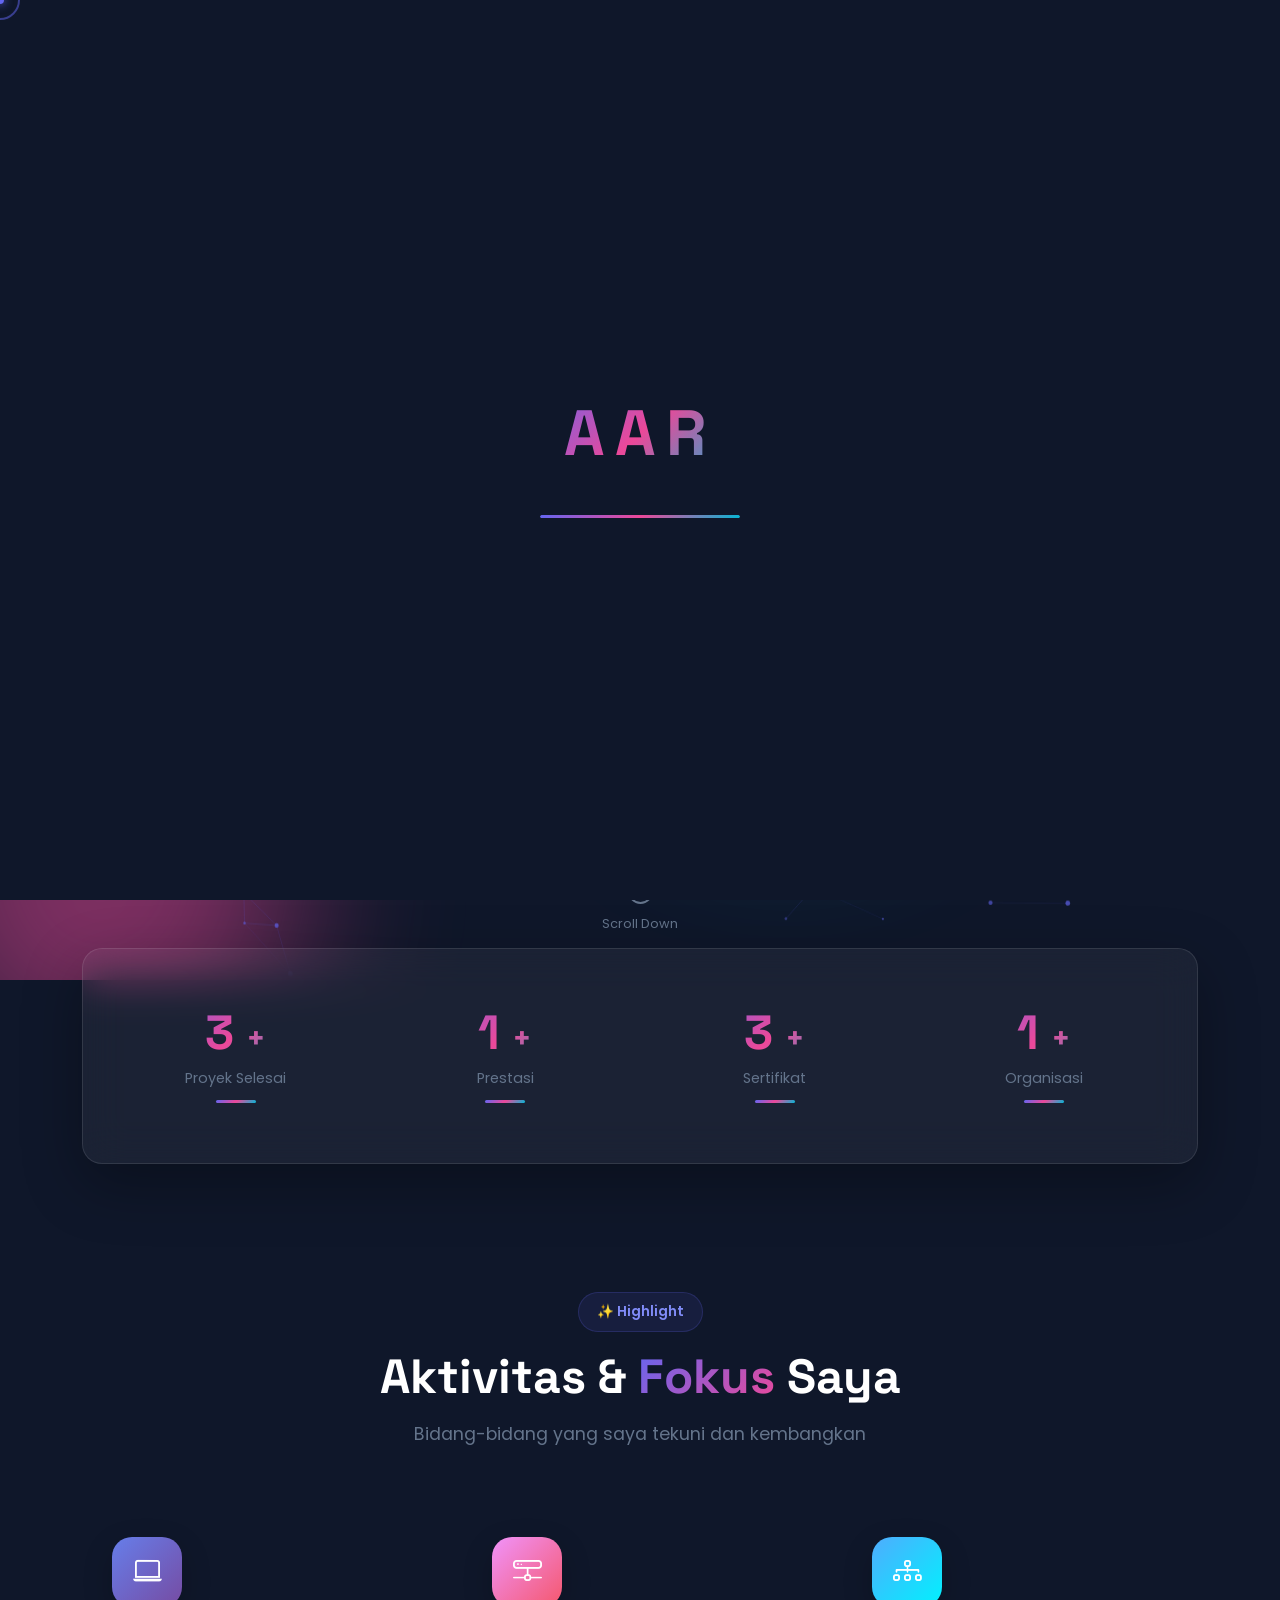
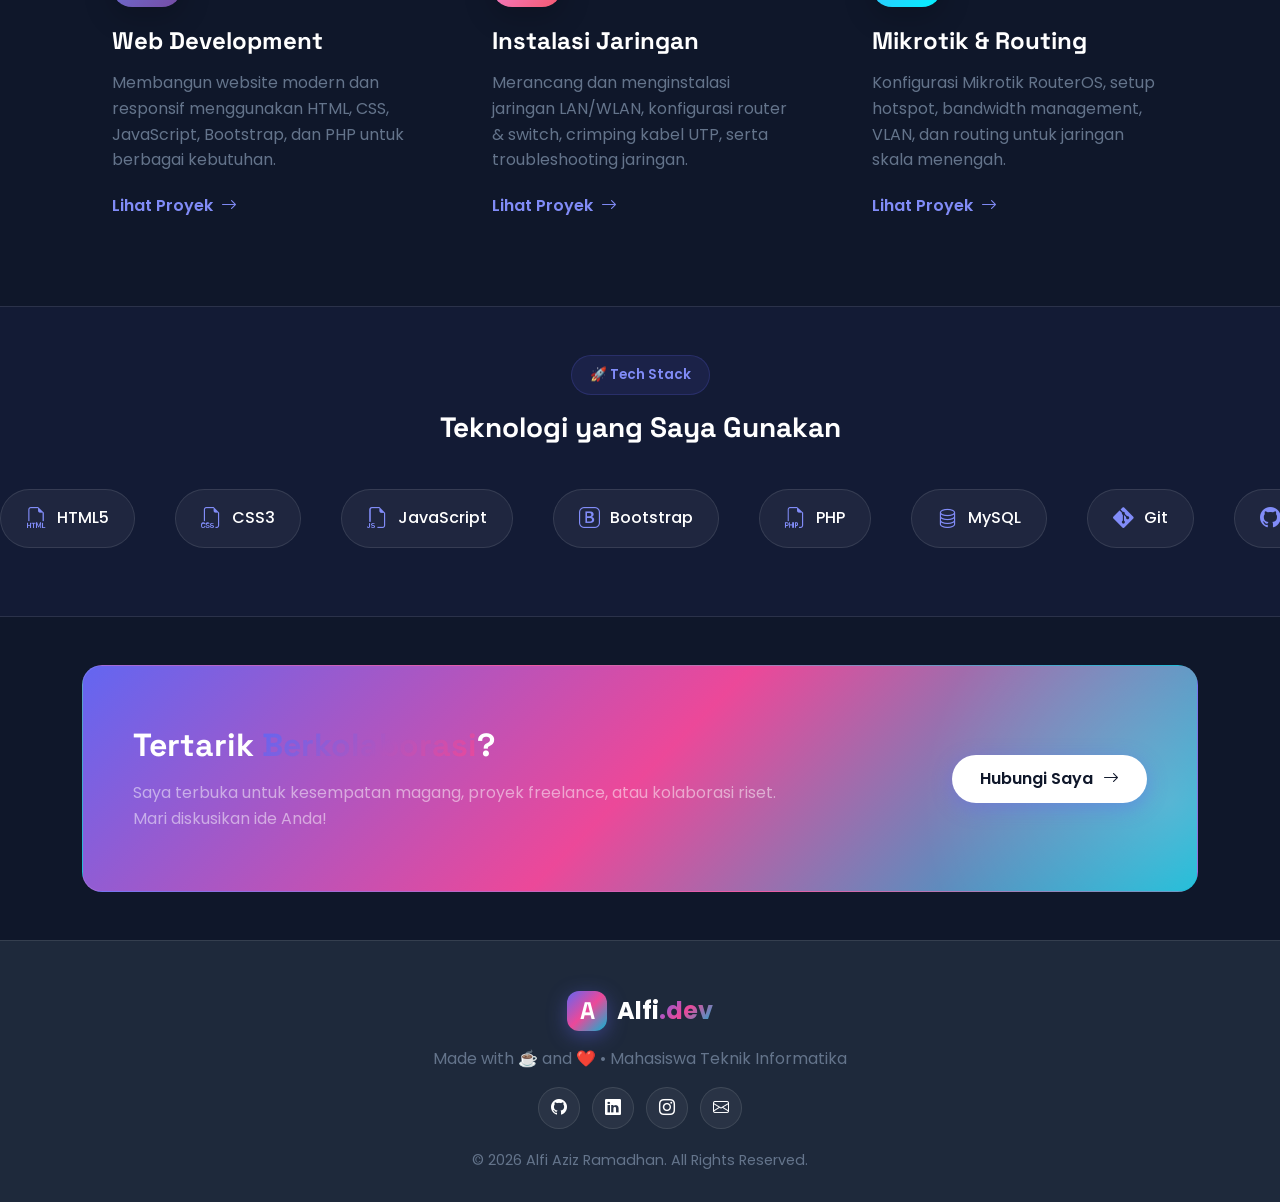
<file: index.html>
<!DOCTYPE html>
<html lang="id">
<head>
    <meta charset="UTF-8">
    <meta name="viewport" content="width=device-width, initial-scale=1.0">
    <title>Alfi Aziz Ramadhan - Premium Portfolio</title>
    
    <link href="https://cdn.jsdelivr.net/npm/bootstrap@5.3.2/dist/css/bootstrap.min.css" rel="stylesheet">
    <link rel="stylesheet" href="https://cdn.jsdelivr.net/npm/bootstrap-icons@1.11.1/font/bootstrap-icons.css">
    <link href="https://unpkg.com/aos@2.3.1/dist/aos.css" rel="stylesheet">
    <link href="https://fonts.googleapis.com/css2?family=Poppins:wght@300;400;500;600;700;800;900&family=Space+Grotesk:wght@400;500;600;700&display=swap" rel="stylesheet">
    <link rel="stylesheet" href="css/style.css">
</head>
<body>

    <!-- CUSTOM CURSOR -->
    <div class="cursor-dot"></div>
    <div class="cursor-outline"></div>

    <!-- LOADING SCREEN -->
    <div class="loading-screen" id="loadingScreen">
        <div class="loader">
            <div class="loader-text">
                <span>A</span><span>A</span><span>R</span>
            </div>
            <div class="loader-bar">
                <div class="loader-progress"></div>
            </div>
        </div>
    </div>

    <!-- SCROLL PROGRESS -->
    <div class="scroll-progress" id="scrollProgress"></div>

    <!-- NAVBAR -->
    <nav class="navbar navbar-expand-lg fixed-top glass-navbar">
        <div class="container">
            <a class="navbar-brand fw-bold" href="index.html">
                <span class="brand-icon">A</span>
                <span class="brand-text">Alfi<span class="gradient-text">.dev</span></span>
            </a>
            <button class="navbar-toggler" type="button" data-bs-toggle="collapse" data-bs-target="#navbarNav">
                <span class="navbar-toggler-icon"></span>
            </button>
            <div class="collapse navbar-collapse" id="navbarNav">
                <ul class="navbar-nav ms-auto align-items-lg-center">
                    <li class="nav-item"><a class="nav-link active" href="index.html">Home</a></li>
                    <li class="nav-item"><a class="nav-link" href="about.html">About</a></li>
                    <li class="nav-item"><a class="nav-link" href="projects.html">Projects</a></li>
                    <li class="nav-item"><a class="nav-link" href="certificates.html">Certificates</a></li>
                    <li class="nav-item"><a class="nav-link" href="contact.html">Contact</a></li>
                    <li class="nav-item ms-lg-3">
                        <button class="theme-toggle" id="themeToggle" title="Toggle Theme">
                            <i class="bi bi-moon-fill"></i>
                        </button>
                    </li>
                    <li class="nav-item ms-lg-2">
                        <a href="contact.html" class="btn btn-magnetic">
                            <span>Hire Me</span>
                            <i class="bi bi-arrow-right"></i>
                        </a>
                    </li>
                </ul>
            </div>
        </div>
    </nav>

    <!-- HERO SECTION -->
    <section class="hero-section">
        <canvas id="particleCanvas"></canvas>
        <div class="hero-blob blob-1"></div>
        <div class="hero-blob blob-2"></div>
        <div class="hero-blob blob-3"></div>
        
        <div class="container position-relative" style="z-index: 2;">
            <div class="row align-items-center min-vh-100 py-5">
                <div class="col-lg-7">
                    <div class="hero-badge" data-aos="fade-up">
                        <span class="status-dot"></span>
                        <span>Open for Internship & Collaboration</span>
                    </div>
                    
                    <h1 class="hero-title mt-4" data-aos="fade-up" data-aos-delay="100">
                        <span class="title-line">Halo, Saya</span>
                        <span class="title-line gradient-text-anim">
                            <span class="word" data-text="Alfi">Alfi</span>
                            <span class="word" data-text="Aziz">Aziz</span>
                            <span class="word" data-text="Ramadhan">Ramadhan</span>
                        </span>
                    </h1>
                    
                    <div class="typewriter-container mt-3" data-aos="fade-up" data-aos-delay="200">
                        <span class="typewriter-label">Saya seorang</span>
                        <span class="typewriter-text" id="typewriter"></span>
                        <span class="typewriter-cursor">|</span>
                    </div>
                    
                    <p class="hero-description mt-4" data-aos="fade-up" data-aos-delay="300">
                        Mahasiswa <strong>Teknik Informatika</strong> semester 2 yang passionate 
                        dalam membangun <span class="highlight-text">pengalaman digital</span> 
                        yang modern, cepat, dan user-friendly.
                    </p>
                    
                    <div class="hero-buttons mt-4" data-aos="fade-up" data-aos-delay="400">
                        <a href="projects.html" class="btn btn-magnetic btn-primary-glow">
                            <span>Lihat Proyek</span>
                            <i class="bi bi-arrow-right"></i>
                        </a>
                        <a href="#about" class="btn btn-magnetic btn-outline-glow">
                            <i class="bi bi-play-circle"></i>
                            <span>Tentang Saya</span>
                        </a>
                    </div>
                    
                    <div class="hero-social mt-5" data-aos="fade-up" data-aos-delay="500">
                        <span class="social-label">Follow me</span>
                        <div class="social-line"></div>
                        <div class="social-icons">
                            <a href="#" class="social-icon-hover"><i class="bi bi-github"></i></a>
                            <a href="#" class="social-icon-hover"><i class="bi bi-linkedin"></i></a>
                            <a href="#" class="social-icon-hover"><i class="bi bi-instagram"></i></a>
                            <a href="#" class="social-icon-hover"><i class="bi bi-twitter-x"></i></a>
                        </div>
                    </div>
                </div>
                
                <div class="col-lg-5 text-center mt-5 mt-lg-0" data-aos="zoom-in" data-aos-delay="300">
                    <div class="hero-visual">
                        <div class="profile-container">
                            <div class="profile-ring"></div>
                            <div class="profile-ring ring-2"></div>
                            <div class="profile-circle">
                                <img src="foto.jpg" style="width:100%;height:100%;object-fit:cover;border-radius:inherit;">
                            </div>
                            
                            <!-- Floating Tech Icons -->
                            <div class="floating-icon icon-1" style="--delay: 0s">
                                <i class="bi bi-filetype-html"></i>
                            </div>
                            <div class="floating-icon icon-2" style="--delay: 1s">
                                <i class="bi bi-filetype-js"></i>
                            </div>
                            <div class="floating-icon icon-3" style="--delay: 2s">
                                <i class="bi bi-bootstrap"></i>
                            </div>
                            <div class="floating-icon icon-4" style="--delay: 3s">
                                <i class="bi bi-database"></i>
                            </div>
                        </div>
                        
                        <!-- Floating Stats Cards -->
                        <div class="floating-stat stat-1 glass-card">
                            <i class="bi bi-trophy-fill text-warning"></i>
                            <div>
                                <strong>5+</strong>
                                <small>Prestasi</small>
                            </div>
                        </div>
                        <div class="floating-stat stat-2 glass-card">
                            <i class="bi bi-code-slash text-primary"></i>
                            <div>
                                <strong>15+</strong>
                                <small>Proyek</small>
                            </div>
                        </div>
                        <div class="floating-stat stat-3 glass-card">
                            <i class="bi bi-star-fill text-danger"></i>
                            <div>
                                <strong>3.85</strong>
                                <small>IPK</small>
                            </div>
                        </div>
                    </div>
                </div>
            </div>
        </div>
        
        <!-- Scroll Indicator -->
        <div class="scroll-indicator">
            <div class="mouse">
                <div class="wheel"></div>
            </div>
            <p>Scroll Down</p>
        </div>
    </section>

    <!-- STATS SECTION -->
    <section class="stats-section py-5">
        <div class="container">
            <div class="stats-wrapper glass-card">
                <div class="row g-4 text-center">
                    <div class="col-6 col-md-3" data-aos="fade-up">
                        <div class="stat-item">
                            <div class="stat-number">
                                <span class="counter" data-target="15">0</span>
                                <span class="stat-plus">+</span>
                            </div>
                            <p class="stat-label">Proyek Selesai</p>
                            <div class="stat-bar"></div>
                        </div>
                    </div>
                    <div class="col-6 col-md-3" data-aos="fade-up" data-aos-delay="100">
                        <div class="stat-item">
                            <div class="stat-number">
                                <span class="counter" data-target="5">0</span>
                                <span class="stat-plus">+</span>
                            </div>
                            <p class="stat-label">Prestasi</p>
                            <div class="stat-bar"></div>
                        </div>
                    </div>
                    <div class="col-6 col-md-3" data-aos="fade-up" data-aos-delay="200">
                        <div class="stat-item">
                            <div class="stat-number">
                                <span class="counter" data-target="12">0</span>
                                <span class="stat-plus">+</span>
                            </div>
                            <p class="stat-label">Sertifikat</p>
                            <div class="stat-bar"></div>
                        </div>
                    </div>
                    <div class="col-6 col-md-3" data-aos="fade-up" data-aos-delay="300">
                        <div class="stat-item">
                            <div class="stat-number">
                                <span class="counter" data-target="3">0</span>
                                <span class="stat-plus">+</span>
                            </div>
                            <p class="stat-label">Organisasi</p>
                            <div class="stat-bar"></div>
                        </div>
                    </div>
                </div>
            </div>
        </div>
    </section>

 <!-- HIGHLIGHT SECTION -->
<section class="py-5" id="about">
    <div class="container">
        <div class="section-header text-center mb-5" data-aos="fade-up">
            <span class="section-badge">✨ Highlight</span>
            <h2 class="section-title mt-3">
                Aktivitas & <span class="gradient-text-anim">Fokus</span> Saya
            </h2>
            <p class="section-subtitle">Bidang-bidang yang saya tekuni dan kembangkan</p>
        </div>
        
        <div class="row g-4">
            <!-- Card 1: Web Development -->
            <div class="col-md-4" data-aos="fade-up" data-aos-delay="100">
                <div class="highlight-card tilt-card">
                    <div class="card-glow"></div>
                    <div class="highlight-icon bg-gradient-1">
                        <i class="bi bi-laptop"></i>
                    </div>
                    <h4>Web Development</h4>
                    <p>Membangun website modern dan responsif menggunakan HTML, CSS, JavaScript, Bootstrap, dan PHP untuk berbagai kebutuhan.</p>
                    <a href="projects.html" class="card-link">
                        Lihat Proyek <i class="bi bi-arrow-right"></i>
                    </a>
                </div>
            </div>
            
            <!-- Card 2: Instalasi Jaringan (BARU) -->
            <div class="col-md-4" data-aos="fade-up" data-aos-delay="200">
                <div class="highlight-card tilt-card">
                    <div class="card-glow"></div>
                    <div class="highlight-icon bg-gradient-2">
                        <i class="bi bi-hdd-network"></i>
                    </div>
                    <h4>Instalasi Jaringan</h4>
                    <p>Merancang dan menginstalasi jaringan LAN/WLAN, konfigurasi router & switch, crimping kabel UTP, serta troubleshooting jaringan.</p>
                    <a href="projects.html" class="card-link">
                        Lihat Proyek <i class="bi bi-arrow-right"></i>
                    </a>
                </div>
            </div>
            
            <!-- Card 3: IoT & Smart Home (BARU) -->
           <div class="col-md-4" data-aos="fade-up" data-aos-delay="300">
    <div class="highlight-card tilt-card">
        <div class="card-glow"></div>
        <div class="highlight-icon bg-gradient-3">
            <i class="bi bi-diagram-3"></i>
        </div>
        <h4>Mikrotik & Routing</h4>
        <p>Konfigurasi Mikrotik RouterOS, setup hotspot, bandwidth management, VLAN, dan routing untuk jaringan skala menengah.</p>
        <a href="projects.html" class="card-link">
            Lihat Proyek <i class="bi bi-arrow-right"></i>
        </a>
    </div>
</div>
        </div>
    </div>
</section>

    <!-- TECH STACK MARQUEE -->
    <section class="marquee-section py-5">
        <div class="container">
            <div class="text-center mb-4" data-aos="fade-up">
                <span class="section-badge">🚀 Tech Stack</span>
                <h3 class="mt-3 fw-bold">Teknologi yang Saya Gunakan</h3>
            </div>
        </div>
        <div class="marquee">
            <div class="marquee-content">
                <div class="tech-item"><i class="bi bi-filetype-html"></i> HTML5</div>
                <div class="tech-item"><i class="bi bi-filetype-css"></i> CSS3</div>
                <div class="tech-item"><i class="bi bi-filetype-js"></i> JavaScript</div>
                <div class="tech-item"><i class="bi bi-bootstrap"></i> Bootstrap</div>
                <div class="tech-item"><i class="bi bi-filetype-php"></i> PHP</div>
                <div class="tech-item"><i class="bi bi-database"></i> MySQL</div>
                <div class="tech-item"><i class="bi bi-git"></i> Git</div>
                <div class="tech-item"><i class="bi bi-github"></i> GitHub</div>
                <div class="tech-item"><i class="bi bi-figma"></i> Figma</div>
                <div class="tech-item"><i class="bi bi-code-square"></i> VS Code</div>
                <!-- Duplicate for seamless loop -->
                <div class="tech-item"><i class="bi bi-filetype-html"></i> HTML5</div>
                <div class="tech-item"><i class="bi bi-filetype-css"></i> CSS3</div>
                <div class="tech-item"><i class="bi bi-filetype-js"></i> JavaScript</div>
                <div class="tech-item"><i class="bi bi-bootstrap"></i> Bootstrap</div>
                <div class="tech-item"><i class="bi bi-filetype-php"></i> PHP</div>
                <div class="tech-item"><i class="bi bi-database"></i> MySQL</div>
                <div class="tech-item"><i class="bi bi-git"></i> Git</div>
                <div class="tech-item"><i class="bi bi-github"></i> GitHub</div>
                <div class="tech-item"><i class="bi bi-figma"></i> Figma</div>
                <div class="tech-item"><i class="bi bi-code-square"></i> VS Code</div>
            </div>
        </div>
    </section>

    <!-- CTA SECTION -->
    <section class="cta-section py-5">
        <div class="container">
            <div class="cta-card glass-card" data-aos="zoom-in">
                <div class="cta-blob"></div>
                <div class="row align-items-center position-relative" style="z-index: 2;">
                    <div class="col-lg-8">
                        <h2 class="fw-bold text-white mb-3">
                            Tertarik <span class="gradient-text-anim">Berkolaborasi</span>?
                        </h2>
                        <p class="text-white-50 mb-0">
                            Saya terbuka untuk kesempatan magang, proyek freelance, atau kolaborasi riset. 
                            Mari diskusikan ide Anda!
                        </p>
                    </div>
                    <div class="col-lg-4 text-lg-end mt-3 mt-lg-0">
                        <a href="contact.html" class="btn btn-magnetic btn-light-glow">
                            <span>Hubungi Saya</span>
                            <i class="bi bi-arrow-right"></i>
                        </a>
                    </div>
                </div>
            </div>
        </div>
    </section>

    <!-- FOOTER -->
    <footer class="footer-section">
        <div class="container">
            <div class="footer-content">
                <div class="footer-brand">
                    <span class="brand-icon">A</span>
                    <span class="brand-text">Alfi<span class="gradient-text">.dev</span></span>
                </div>
                <p class="footer-text">Made with ☕ and ❤️ • Mahasiswa Teknik Informatika</p>
                <div class="footer-social">
                    <a href="#"><i class="bi bi-github"></i></a>
                    <a href="#"><i class="bi bi-linkedin"></i></a>
                    <a href="#"><i class="bi bi-instagram"></i></a>
                    <a href="#"><i class="bi bi-envelope"></i></a>
                </div>
                <p class="footer-copyright">&copy; 2026 Alfi Aziz Ramadhan. All Rights Reserved.</p>
            </div>
        </div>
    </footer>

    <!-- BACK TO TOP -->
    <button class="back-to-top" id="backToTop">
        <i class="bi bi-arrow-up"></i>
    </button>

    <script src="https://cdn.jsdelivr.net/npm/bootstrap@5.3.2/dist/js/bootstrap.bundle.min.js"></script>
    <script src="https://unpkg.com/aos@2.3.1/dist/aos.js"></script>
    <script src="js/script.js"></script>
</body>
</html>
</file>
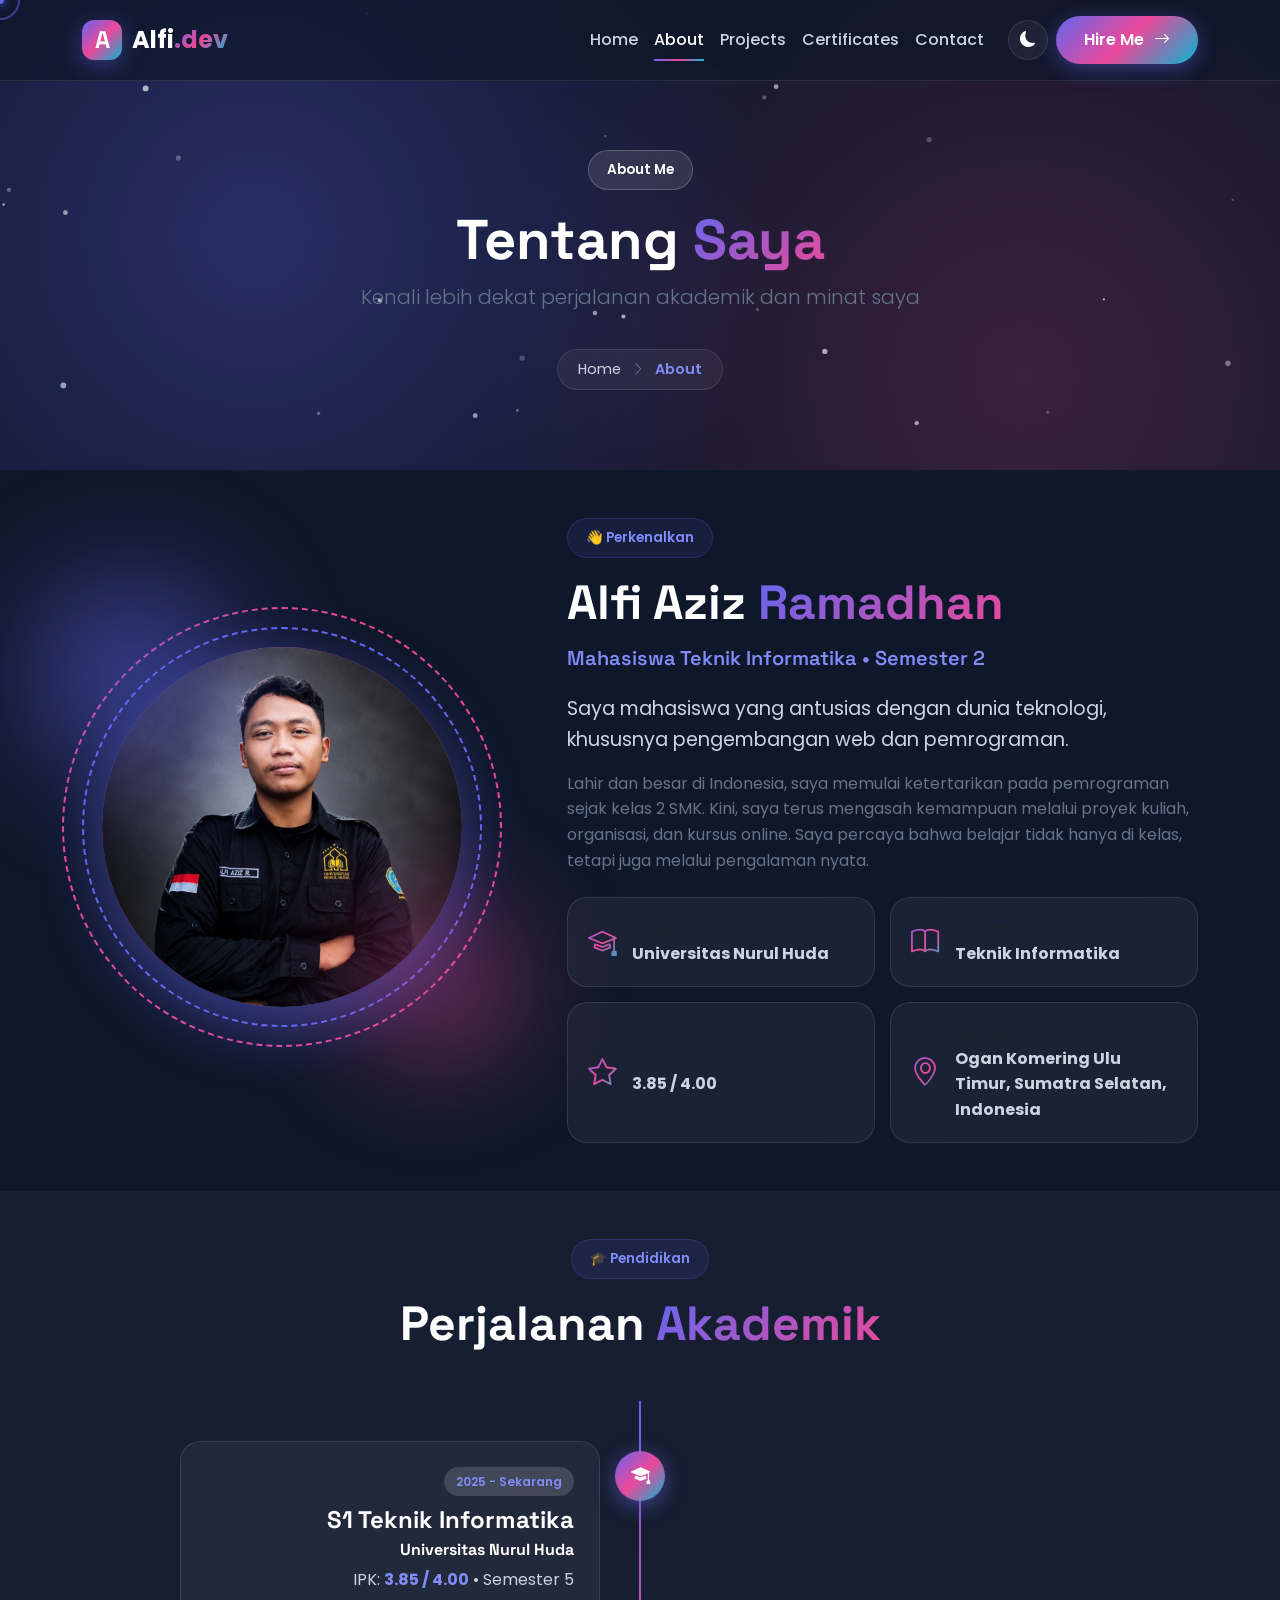
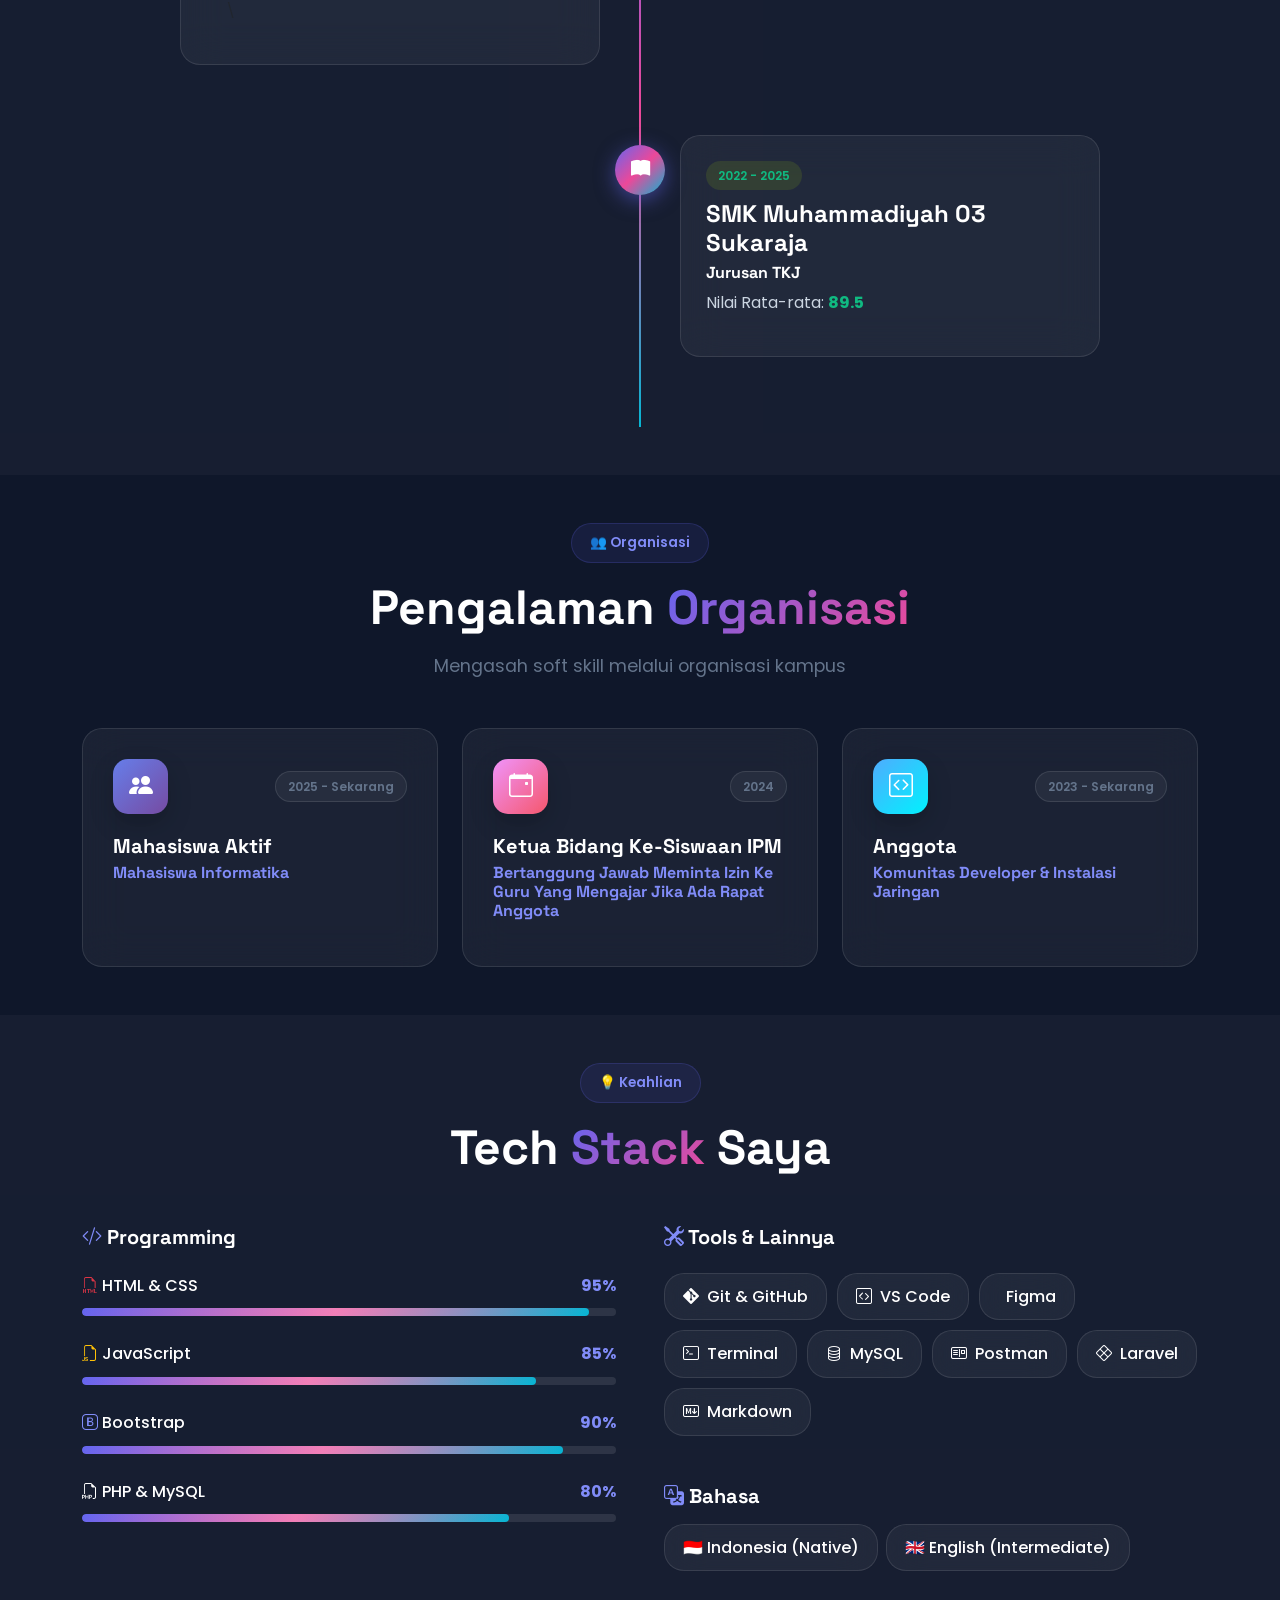
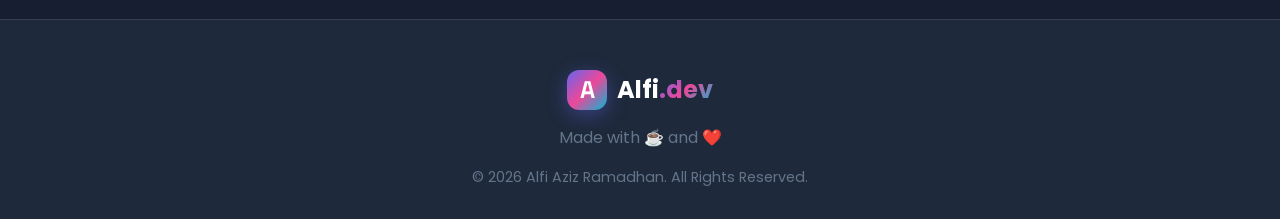
<file: about.html>
<!DOCTYPE html>
<html lang="id">
<head>
    <meta charset="UTF-8">
    <meta name="viewport" content="width=device-width, initial-scale=1.0">
    <title>Tentang Saya - Alfi Aziz Ramadhan</title>
    <link href="https://cdn.jsdelivr.net/npm/bootstrap@5.3.2/dist/css/bootstrap.min.css" rel="stylesheet">
    <link rel="stylesheet" href="https://cdn.jsdelivr.net/npm/bootstrap-icons@1.11.1/font/bootstrap-icons.css">
    <link href="https://unpkg.com/aos@2.3.1/dist/aos.css" rel="stylesheet">
    <link href="https://fonts.googleapis.com/css2?family=Poppins:wght@300;400;500;600;700;800;900&family=Space+Grotesk:wght@400;500;600;700&display=swap" rel="stylesheet">
    <link rel="stylesheet" href="css/style.css">
</head>
<body>

    <div class="cursor-dot"></div>
    <div class="cursor-outline"></div>
    <div class="scroll-progress" id="scrollProgress"></div>

    <!-- NAVBAR -->
    <nav class="navbar navbar-expand-lg fixed-top glass-navbar">
        <div class="container">
            <a class="navbar-brand fw-bold" href="index.html">
                <span class="brand-icon">A</span>
                <span class="brand-text">Alfi<span class="gradient-text">.dev</span></span>
            </a>
            <button class="navbar-toggler" type="button" data-bs-toggle="collapse" data-bs-target="#navbarNav">
                <span class="navbar-toggler-icon"></span>
            </button>
            <div class="collapse navbar-collapse" id="navbarNav">
                <ul class="navbar-nav ms-auto align-items-lg-center">
                    <li class="nav-item"><a class="nav-link" href="index.html">Home</a></li>
                    <li class="nav-item"><a class="nav-link active" href="about.html">About</a></li>
                    <li class="nav-item"><a class="nav-link" href="projects.html">Projects</a></li>
                    <li class="nav-item"><a class="nav-link" href="certificates.html">Certificates</a></li>
                    <li class="nav-item"><a class="nav-link" href="contact.html">Contact</a></li>
                    <li class="nav-item ms-lg-3">
                        <button class="theme-toggle" id="themeToggle">
                            <i class="bi bi-moon-fill"></i>
                        </button>
                    </li>
                    <li class="nav-item ms-lg-2">
                        <a href="contact.html" class="btn btn-magnetic">
                            <span>Hire Me</span>
                            <i class="bi bi-arrow-right"></i>
                        </a>
                    </li>
                </ul>
            </div>
        </div>
    </nav>

    <!-- PAGE HEADER -->
    <section class="page-header">
        <canvas class="header-particles"></canvas>
        <div class="container text-center position-relative" style="z-index: 2;">
            <span class="section-badge light" data-aos="fade-up">About Me</span>
            <h1 class="display-4 fw-bold mt-3" data-aos="fade-up" data-aos-delay="100">
                Tentang <span class="gradient-text-anim">Saya</span>
            </h1>
            <p class="lead" data-aos="fade-up" data-aos-delay="200">Kenali lebih dekat perjalanan akademik dan minat saya</p>
            <div class="breadcrumb-custom" data-aos="fade-up" data-aos-delay="300">
                <a href="index.html">Home</a> <i class="bi bi-chevron-right"></i> <span>About</span>
            </div>
        </div>
    </section>

    <!-- BIO SECTION -->
    <section class="py-5">
        <div class="container">
            <div class="row align-items-center g-5">
                <div class="col-lg-5" data-aos="fade-right">
                    <div class="about-visual">
                        <div class="profile-container large">
                            <div class="profile-ring"></div>
                            <div class="profile-ring ring-2"></div>
                            <div class="profile-circle">
                                 <img src="foto.jpg" style="width:100%;height:100%;object-fit:cover;border-radius:inherit;">
                            </div>
                        </div>
                        <div class="about-decoration dec-1"></div>
                        <div class="about-decoration dec-2"></div>
                    </div>
                </div>
                <div class="col-lg-7" data-aos="fade-left">
                    <span class="section-badge">👋 Perkenalkan</span>
                    <h2 class="section-title mt-3 text-start">
                        Alfi Aziz <span class="gradient-text-anim">Ramadhan</span>
                    </h2>
                    <h5 class="text-primary mb-4 fw-semibold">Mahasiswa Teknik Informatika • Semester 2</h5>
                    
                    <p class="lead-text">
                        Saya mahasiswa yang antusias dengan dunia teknologi, khususnya 
                        pengembangan web dan pemrograman.
                    </p>
                    <p class="body-text">
                        Lahir dan besar di Indonesia, saya memulai ketertarikan pada pemrograman 
                        sejak kelas 2 SMK. Kini, saya terus mengasah kemampuan melalui proyek 
                        kuliah, organisasi, dan kursus online. Saya percaya bahwa belajar tidak 
                        hanya di kelas, tetapi juga melalui pengalaman nyata.
                    </p>

                    <div class="info-grid mt-4">
                        <div class="info-item glass-card">
                            <i class="bi bi-mortarboard gradient-icon"></i>
                            <div>
                                <small class="text-muted d-block">Universitas</small>
                                <strong>Universitas Nurul Huda</strong>
                            </div>
                        </div>
                        <div class="info-item glass-card">
                            <i class="bi bi-book gradient-icon"></i>
                            <div>
                                <small class="text-muted d-block">Jurusan</small>
                                <strong>Teknik Informatika</strong>
                            </div>
                        </div>
                        <div class="info-item glass-card">
                            <i class="bi bi-star gradient-icon"></i>
                            <div>
                                <small class="text-muted d-block">IPK</small>
                                <strong>3.85 / 4.00</strong>
                            </div>
                        </div>
                        <div class="info-item glass-card">
                            <i class="bi bi-geo-alt gradient-icon"></i>
                            <div>
                                <small class="text-muted d-block">Domisili</small>
                                <strong>Ogan Komering Ulu Timur, Sumatra Selatan, Indonesia</strong>
                            </div>
                        </div>
                    </div>
                </div>
            </div>
        </div>
    </section>

    <!-- EDUCATION TIMELINE -->
    <section class="py-5 bg-section">
        <div class="container">
            <div class="section-header text-center mb-5" data-aos="fade-up">
                <span class="section-badge">🎓 Pendidikan</span>
                <h2 class="section-title mt-3">Perjalanan <span class="gradient-text-anim">Akademik</span></h2>
            </div>
            
            <div class="timeline-modern">
                <div class="timeline-line"></div>
                
                <div class="timeline-item-modern left" data-aos="fade-right">
                    <div class="timeline-dot">
                        <i class="bi bi-mortarboard-fill"></i>
                    </div>
                    <div class="timeline-card glass-card tilt-card">
                        <div class="card-glow"></div>
                        <span class="timeline-badge bg-primary-soft text-primary">2025 - Sekarang</span>
                        <h4>S1 Teknik Informatika</h4>
                        <h6 class=>Universitas Nurul Huda</h6>
                        <p class="mt-2 mb-1">IPK: <strong class="text-primary">3.85 / 4.00</strong> • Semester 5</p>
                        <ul class="small text-muted mt-2">
                           \
                        </ul>
                    </div>
                </div>
                
                <div class="timeline-item-modern right" data-aos="fade-left">
                    <div class="timeline-dot">
                        <i class="bi bi-book-fill"></i>
                    </div>
                    <div class="timeline-card glass-card tilt-card">
                        <div class="card-glow"></div>
                        <span class="timeline-badge bg-success-soft text-success">2022 - 2025</span>
                        <h4>SMK Muhammadiyah 03 Sukaraja</h4>
                        <h6 class=>Jurusan TKJ</h6>
                        <p class="mt-2 mb-1">Nilai Rata-rata: <strong class="text-success">89.5</strong></p>
                        <ul class="small text-muted mt-2">

                        </ul>
                    </div>
                </div>
            </div>
        </div>
    </section>

    <!-- ORGANIZATION -->
    <section class="py-5">
        <div class="container">
            <div class="section-header text-center mb-5" data-aos="fade-up">
                <span class="section-badge">👥 Organisasi</span>
                <h2 class="section-title mt-3">Pengalaman <span class="gradient-text-anim">Organisasi</span></h2>
                <p class="section-subtitle">Mengasah soft skill melalui organisasi kampus</p>
            </div>
            
            <div class="row g-4">
                <div class="col-md-4" data-aos="fade-up">
                    <div class="org-card glass-card tilt-card">
                        <div class="card-glow"></div>
                        <div class="org-header">
                            <div class="org-icon bg-gradient-1"><i class="bi bi-people-fill"></i></div>
                            <span class="org-badge">2025 - Sekarang</span>
                        </div>
                        <h5>Mahasiswa Aktif</h5>
                        <h6 class="text-primary">Mahasiswa Informatika</h6>
                        <p class="small text-muted mt-2">
                           
                        </p>
                    </div>
                </div>
                <div class="col-md-4" data-aos="fade-up" data-aos-delay="100">
                    <div class="org-card glass-card tilt-card">
                        <div class="card-glow"></div>
                        <div class="org-header">
                            <div class="org-icon bg-gradient-2"><i class="bi bi-calendar-event"></i></div>
                            <span class="org-badge">2024</span>
                        </div>
                        <h5>Ketua Bidang Ke-Siswaan IPM</h5>
                        <h6 class="text-primary">Bertanggung Jawab Meminta Izin Ke Guru Yang Mengajar Jika Ada Rapat Anggota</h6>
                        <p class="small text-muted mt-2">
                          
                        </p>
                    </div>
                </div>
                <div class="col-md-4" data-aos="fade-up" data-aos-delay="200">
                    <div class="org-card glass-card tilt-card">
                        <div class="card-glow"></div>
                        <div class="org-header">
                            <div class="org-icon bg-gradient-3"><i class="bi bi-code-square"></i></div>
                            <span class="org-badge">2023 - Sekarang</span>
                        </div>
                        <h5>Anggota</h5>
                        <h6 class="text-primary">Komunitas Developer & Instalasi Jaringan</h6>
                        <p class="small text-muted mt-2">
                           
                        </p>
                    </div>
                </div>
            </div>
        </div>
    </section>

    <!-- SKILLS -->
    <section class="py-5 bg-section">
        <div class="container">
            <div class="section-header text-center mb-5" data-aos="fade-up">
                <span class="section-badge">💡 Keahlian</span>
                <h2 class="section-title mt-3">Tech <span class="gradient-text-anim">Stack</span> Saya</h2>
            </div>
            
            <div class="row g-5">
                <div class="col-lg-6" data-aos="fade-right">
                    <h5 class="fw-bold mb-4"><i class="bi bi-code-slash text-primary"></i> Programming</h5>
                    
                    <div class="skill-item">
                        <div class="skill-header">
                            <span><i class="bi bi-filetype-html text-danger"></i> HTML & CSS</span>
                            <span class="skill-percent">95%</span>
                        </div>
                        <div class="skill-bar">
                            <div class="skill-progress" data-width="95"></div>
                        </div>
                    </div>
                    
                    <div class="skill-item">
                        <div class="skill-header">
                            <span><i class="bi bi-filetype-js text-warning"></i> JavaScript</span>
                            <span class="skill-percent">85%</span>
                        </div>
                        <div class="skill-bar">
                            <div class="skill-progress" data-width="85"></div>
                        </div>
                    </div>
                    
                    <div class="skill-item">
                        <div class="skill-header">
                            <span><i class="bi bi-bootstrap text-primary"></i> Bootstrap</span>
                            <span class="skill-percent">90%</span>
                        </div>
                        <div class="skill-bar">
                            <div class="skill-progress" data-width="90"></div>
                        </div>
                    </div>
                    
                    <div class="skill-item">
                        <div class="skill-header">
                            <span><i class="bi bi-filetype-php text-purple"></i> PHP & MySQL</span>
                            <span class="skill-percent">80%</span>
                        </div>
                        <div class="skill-bar">
                            <div class="skill-progress" data-width="80"></div>
                        </div>
                    </div>
                </div>
                
                <div class="col-lg-6" data-aos="fade-left">
                    <h5 class="fw-bold mb-4"><i class="bi bi-tools text-primary"></i> Tools & Lainnya</h5>
                    <div class="tool-tags">
                        <span class="tool-tag glass-card"><i class="bi bi-git"></i> Git & GitHub</span>
                        <span class="tool-tag glass-card"><i class="bi bi-code-square"></i> VS Code</span>
                        <span class="tool-tag glass-card"><i class="bi bi-figma"></i> Figma</span>
                        <span class="tool-tag glass-card"><i class="bi bi-terminal"></i> Terminal</span>
                        <span class="tool-tag glass-card"><i class="bi bi-database"></i> MySQL</span>
                        <span class="tool-tag glass-card"><i class="bi bi-postcard"></i> Postman</span>
                        <span class="tool-tag glass-card"><i class="bi bi-x-diamond"></i> Laravel</span>
                        <span class="tool-tag glass-card"><i class="bi bi-markdown"></i> Markdown</span>
                    </div>
                    
                    <h5 class="fw-bold mt-5 mb-3"><i class="bi bi-translate text-primary"></i> Bahasa</h5>
                    <div class="d-flex gap-2 flex-wrap">
                        <span class="badge-lang glass-card">🇮🇩 Indonesia (Native)</span>
                        <span class="badge-lang glass-card">🇬🇧 English (Intermediate)</span>
                    </div>
                </div>
            </div>
        </div>
    </section>

    <!-- FOOTER -->
    <footer class="footer-section">
        <div class="container">
            <div class="footer-content">
                <div class="footer-brand">
                    <span class="brand-icon">A</span>
                    <span class="brand-text">Alfi<span class="gradient-text">.dev</span></span>
                </div>
                <p class="footer-text">Made with ☕ and ❤️</p>
                <p class="footer-copyright">&copy; 2026 Alfi Aziz Ramadhan. All Rights Reserved.</p>
            </div>
        </div>
    </footer>

    <button class="back-to-top" id="backToTop"><i class="bi bi-arrow-up"></i></button>

    <script src="https://cdn.jsdelivr.net/npm/bootstrap@5.3.2/dist/js/bootstrap.bundle.min.js"></script>
    <script src="https://unpkg.com/aos@2.3.1/dist/aos.js"></script>
    <script src="js/script.js"></script>
</body>
</html>
</file>
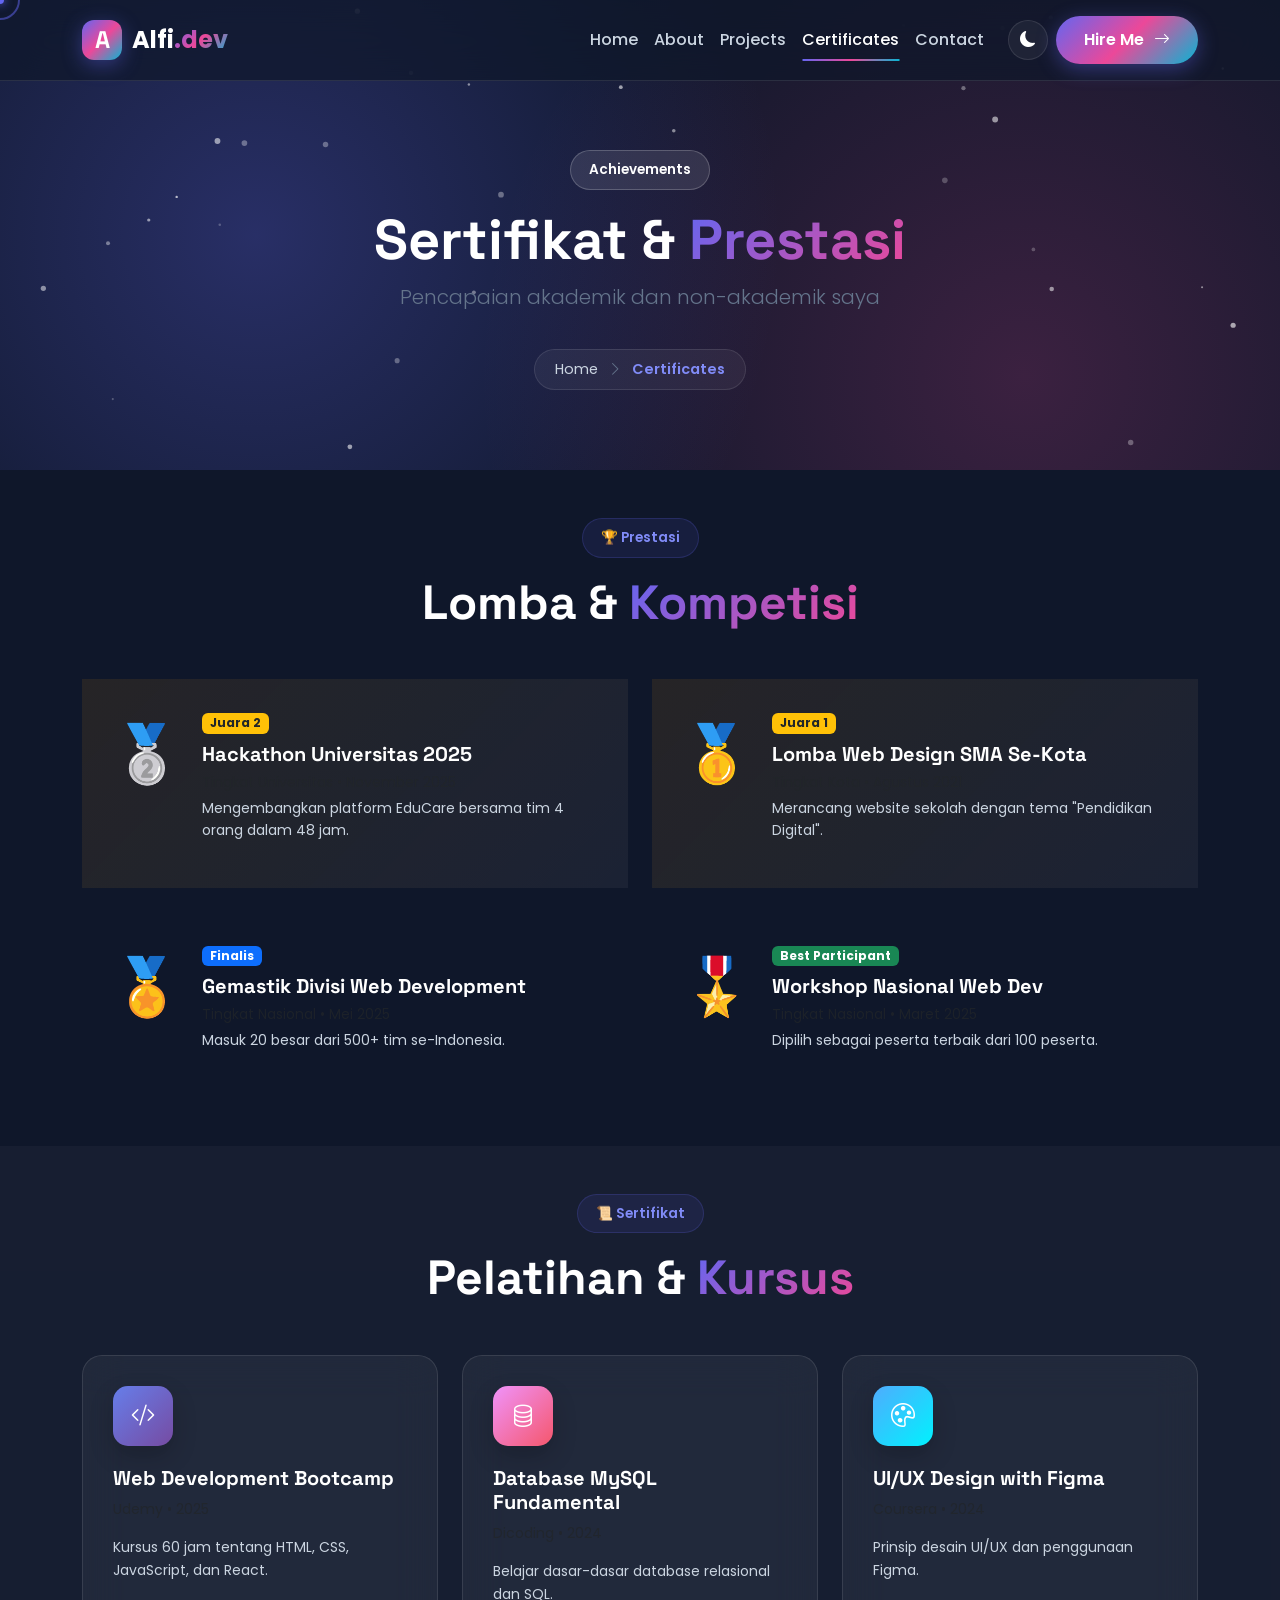
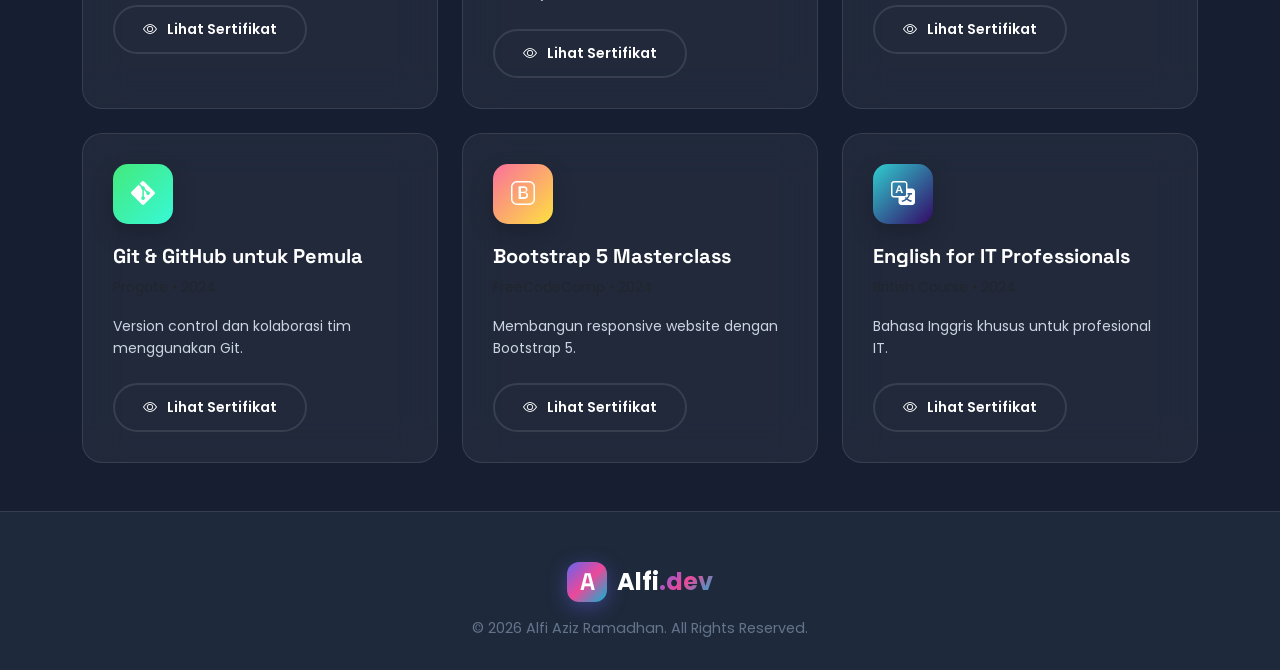
<file: certificates.html>
<!DOCTYPE html>
<html lang="id">
<head>
    <meta charset="UTF-8">
    <meta name="viewport" content="width=device-width, initial-scale=1.0">
    <title>Sertifikat & Prestasi - Alfi Aziz Ramadhan</title>
    <link href="https://cdn.jsdelivr.net/npm/bootstrap@5.3.2/dist/css/bootstrap.min.css" rel="stylesheet">
    <link rel="stylesheet" href="https://cdn.jsdelivr.net/npm/bootstrap-icons@1.11.1/font/bootstrap-icons.css">
    <link href="https://unpkg.com/aos@2.3.1/dist/aos.css" rel="stylesheet">
    <link href="https://fonts.googleapis.com/css2?family=Poppins:wght@300;400;500;600;700;800;900&family=Space+Grotesk:wght@400;500;600;700&display=swap" rel="stylesheet">
    <link rel="stylesheet" href="css/style.css">
</head>
<body>

    <div class="cursor-dot"></div>
    <div class="cursor-outline"></div>
    <div class="scroll-progress" id="scrollProgress"></div>

    <!-- NAVBAR -->
    <nav class="navbar navbar-expand-lg fixed-top glass-navbar">
        <div class="container">
            <a class="navbar-brand fw-bold" href="index.html">
                <span class="brand-icon">A</span>
                <span class="brand-text">Alfi<span class="gradient-text">.dev</span></span>
            </a>
            <button class="navbar-toggler" type="button" data-bs-toggle="collapse" data-bs-target="#navbarNav">
                <span class="navbar-toggler-icon"></span>
            </button>
            <div class="collapse navbar-collapse" id="navbarNav">
                <ul class="navbar-nav ms-auto align-items-lg-center">
                    <li class="nav-item"><a class="nav-link" href="index.html">Home</a></li>
                    <li class="nav-item"><a class="nav-link" href="about.html">About</a></li>
                    <li class="nav-item"><a class="nav-link" href="projects.html">Projects</a></li>
                    <li class="nav-item"><a class="nav-link active" href="certificates.html">Certificates</a></li>
                    <li class="nav-item"><a class="nav-link" href="contact.html">Contact</a></li>
                    <li class="nav-item ms-lg-3">
                        <button class="theme-toggle" id="themeToggle"><i class="bi bi-moon-fill"></i></button>
                    </li>
                    <li class="nav-item ms-lg-2">
                        <a href="contact.html" class="btn btn-magnetic">
                            <span>Hire Me</span><i class="bi bi-arrow-right"></i>
                        </a>
                    </li>
                </ul>
            </div>
        </div>
    </nav>

    <!-- PAGE HEADER -->
    <section class="page-header">
        <canvas class="header-particles"></canvas>
        <div class="container text-center position-relative" style="z-index: 2;">
            <span class="section-badge light" data-aos="fade-up">Achievements</span>
            <h1 class="display-4 fw-bold mt-3" data-aos="fade-up" data-aos-delay="100">
                Sertifikat & <span class="gradient-text-anim">Prestasi</span>
            </h1>
            <p class="lead" data-aos="fade-up" data-aos-delay="200">Pencapaian akademik dan non-akademik saya</p>
            <div class="breadcrumb-custom" data-aos="fade-up" data-aos-delay="300">
                <a href="index.html">Home</a> <i class="bi bi-chevron-right"></i> <span>Certificates</span>
            </div>
        </div>
    </section>

    <!-- ACHIEVEMENTS -->
    <section class="py-5">
        <div class="container">
            <div class="section-header text-center mb-5" data-aos="fade-up">
                <span class="section-badge">🏆 Prestasi</span>
                <h2 class="section-title mt-3">Lomba & <span class="gradient-text-anim">Kompetisi</span></h2>
            </div>
            
            <div class="row g-4">
                <div class="col-md-6" data-aos="fade-up">
                    <div class="achievement-card gold tilt-card">
                        <div class="card-glow"></div>
                        <div class="achievement-icon">🥈</div>
                        <div class="achievement-content">
                            <span class="badge bg-warning text-dark mb-2">Juara 2</span>
                            <h5>Hackathon Universitas 2025</h5>
                            <p class="text-muted small mb-1">Tingkat Universitas • November 2025</p>
                            <p class="small">Mengembangkan platform EduCare bersama tim 4 orang dalam 48 jam.</p>
                        </div>
                    </div>
                </div>
                <div class="col-md-6" data-aos="fade-up" data-aos-delay="100">
                    <div class="achievement-card gold tilt-card">
                        <div class="card-glow"></div>
                        <div class="achievement-icon">🥇</div>
                        <div class="achievement-content">
                            <span class="badge bg-warning text-dark mb-2">Juara 1</span>
                            <h5>Lomba Web Design SMA Se-Kota</h5>
                            <p class="text-muted small mb-1">Tingkat Kota • Agustus 2021</p>
                            <p class="small">Merancang website sekolah dengan tema "Pendidikan Digital".</p>
                        </div>
                    </div>
                </div>
                <div class="col-md-6" data-aos="fade-up">
                    <div class="achievement-card tilt-card">
                        <div class="card-glow"></div>
                        <div class="achievement-icon">🏅</div>
                        <div class="achievement-content">
                            <span class="badge bg-primary mb-2">Finalis</span>
                            <h5>Gemastik Divisi Web Development</h5>
                            <p class="text-muted small mb-1">Tingkat Nasional • Mei 2025</p>
                            <p class="small">Masuk 20 besar dari 500+ tim se-Indonesia.</p>
                        </div>
                    </div>
                </div>
                <div class="col-md-6" data-aos="fade-up" data-aos-delay="100">
                    <div class="achievement-card tilt-card">
                        <div class="card-glow"></div>
                        <div class="achievement-icon">🎖️</div>
                        <div class="achievement-content">
                            <span class="badge bg-success mb-2">Best Participant</span>
                            <h5>Workshop Nasional Web Dev</h5>
                            <p class="text-muted small mb-1">Tingkat Nasional • Maret 2025</p>
                            <p class="small">Dipilih sebagai peserta terbaik dari 100 peserta.</p>
                        </div>
                    </div>
                </div>
            </div>
        </div>
    </section>

    <!-- CERTIFICATES -->
    <section class="py-5 bg-section">
        <div class="container">
            <div class="section-header text-center mb-5" data-aos="fade-up">
                <span class="section-badge">📜 Sertifikat</span>
                <h2 class="section-title mt-3">Pelatihan & <span class="gradient-text-anim">Kursus</span></h2>
            </div>
            
            <div class="row g-4">
                <div class="col-md-6 col-lg-4" data-aos="fade-up">
                    <div class="cert-card glass-card tilt-card">
                        <div class="card-glow"></div>
                        <div class="cert-icon bg-gradient-1">
                            <i class="bi bi-code-slash"></i>
                        </div>
                        <h5>Web Development Bootcamp</h5>
                        <p class="text-muted small">Udemy • 2025</p>
                        <p class="small">Kursus 60 jam tentang HTML, CSS, JavaScript, dan React.</p>
                        <a href="#" class="btn btn-sm btn-outline-glow mt-2">
                            <i class="bi bi-eye"></i> Lihat Sertifikat
                        </a>
                    </div>
                </div>
                <div class="col-md-6 col-lg-4" data-aos="fade-up" data-aos-delay="100">
                    <div class="cert-card glass-card tilt-card">
                        <div class="card-glow"></div>
                        <div class="cert-icon bg-gradient-2">
                            <i class="bi bi-database"></i>
                        </div>
                        <h5>Database MySQL Fundamental</h5>
                        <p class="text-muted small">Dicoding • 2024</p>
                        <p class="small">Belajar dasar-dasar database relasional dan SQL.</p>
                        <a href="#" class="btn btn-sm btn-outline-glow mt-2">
                            <i class="bi bi-eye"></i> Lihat Sertifikat
                        </a>
                    </div>
                </div>
                <div class="col-md-6 col-lg-4" data-aos="fade-up" data-aos-delay="200">
                    <div class="cert-card glass-card tilt-card">
                        <div class="card-glow"></div>
                        <div class="cert-icon bg-gradient-3">
                            <i class="bi bi-palette"></i>
                        </div>
                        <h5>UI/UX Design with Figma</h5>
                        <p class="text-muted small">Coursera • 2024</p>
                        <p class="small">Prinsip desain UI/UX dan penggunaan Figma.</p>
                        <a href="#" class="btn btn-sm btn-outline-glow mt-2">
                            <i class="bi bi-eye"></i> Lihat Sertifikat
                        </a>
                    </div>
                </div>
                <div class="col-md-6 col-lg-4" data-aos="fade-up">
                    <div class="cert-card glass-card tilt-card">
                        <div class="card-glow"></div>
                        <div class="cert-icon bg-gradient-4">
                            <i class="bi bi-git"></i>
                        </div>
                        <h5>Git & GitHub untuk Pemula</h5>
                        <p class="text-muted small">Progate • 2024</p>
                        <p class="small">Version control dan kolaborasi tim menggunakan Git.</p>
                        <a href="#" class="btn btn-sm btn-outline-glow mt-2">
                            <i class="bi bi-eye"></i> Lihat Sertifikat
                        </a>
                    </div>
                </div>
                <div class="col-md-6 col-lg-4" data-aos="fade-up" data-aos-delay="100">
                    <div class="cert-card glass-card tilt-card">
                        <div class="card-glow"></div>
                        <div class="cert-icon bg-gradient-5">
                            <i class="bi bi-bootstrap"></i>
                        </div>
                        <h5>Bootstrap 5 Masterclass</h5>
                        <p class="text-muted small">FreeCodeCamp • 2024</p>
                        <p class="small">Membangun responsive website dengan Bootstrap 5.</p>
                        <a href="#" class="btn btn-sm btn-outline-glow mt-2">
                            <i class="bi bi-eye"></i> Lihat Sertifikat
                        </a>
                    </div>
                </div>
                <div class="col-md-6 col-lg-4" data-aos="fade-up" data-aos-delay="200">
                    <div class="cert-card glass-card tilt-card">
                        <div class="card-glow"></div>
                        <div class="cert-icon bg-gradient-6">
                            <i class="bi bi-translate"></i>
                        </div>
                        <h5>English for IT Professionals</h5>
                        <p class="text-muted small">British Course • 2024</p>
                        <p class="small">Bahasa Inggris khusus untuk profesional IT.</p>
                        <a href="#" class="btn btn-sm btn-outline-glow mt-2">
                            <i class="bi bi-eye"></i> Lihat Sertifikat
                        </a>
                    </div>
                </div>
            </div>
        </div>
    </section>

    <!-- FOOTER -->
    <footer class="footer-section">
        <div class="container">
            <div class="footer-content">
                <div class="footer-brand">
                    <span class="brand-icon">A</span>
                    <span class="brand-text">Alfi<span class="gradient-text">.dev</span></span>
                </div>
                <p class="footer-copyright">&copy; 2026 Alfi Aziz Ramadhan. All Rights Reserved.</p>
            </div>
        </div>
    </footer>

    <button class="back-to-top" id="backToTop"><i class="bi bi-arrow-up"></i></button>

    <script src="https://cdn.jsdelivr.net/npm/bootstrap@5.3.2/dist/js/bootstrap.bundle.min.js"></script>
    <script src="https://unpkg.com/aos@2.3.1/dist/aos.js"></script>
    <script src="js/script.js"></script>
</body>
</html>
</file>
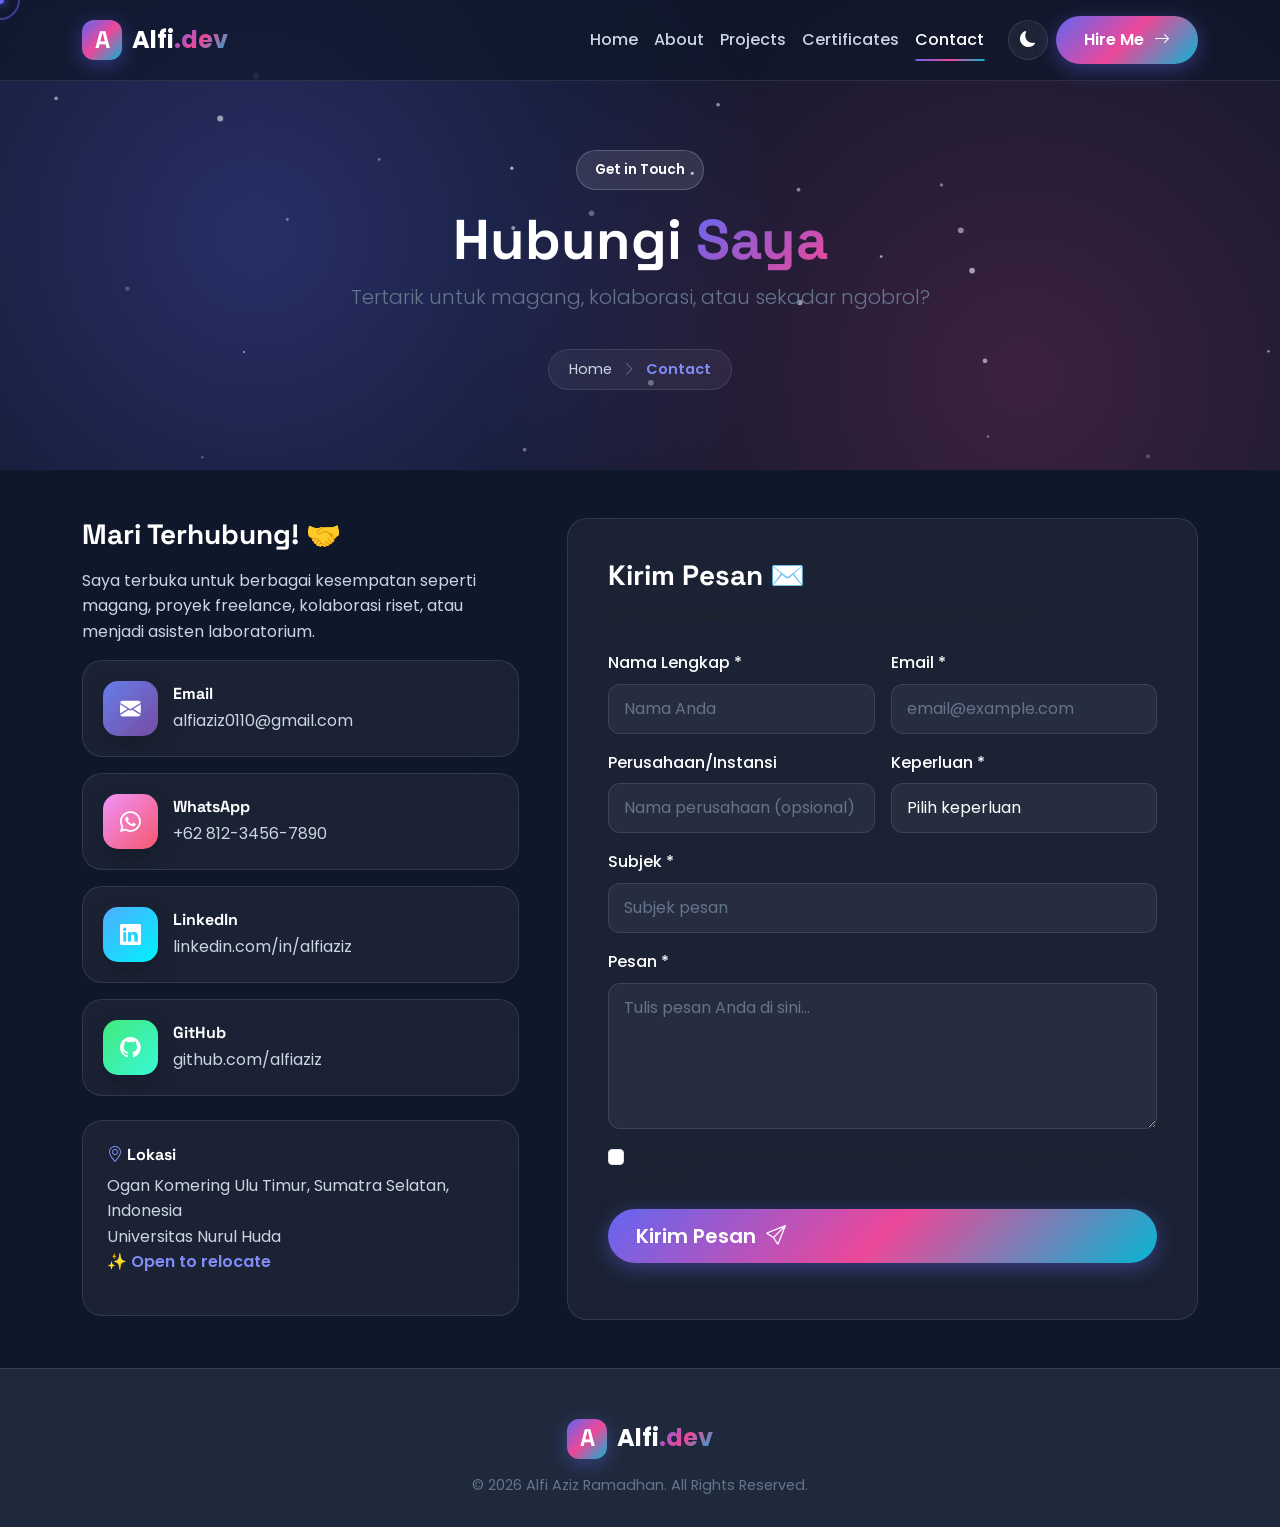
<file: contact.html>
<!DOCTYPE html>
<html lang="id">
<head>
    <meta charset="UTF-8">
    <meta name="viewport" content="width=device-width, initial-scale=1.0">
    <title>Kontak - Alfi Aziz Ramadhan</title>
    <link href="https://cdn.jsdelivr.net/npm/bootstrap@5.3.2/dist/css/bootstrap.min.css" rel="stylesheet">
    <link rel="stylesheet" href="https://cdn.jsdelivr.net/npm/bootstrap-icons@1.11.1/font/bootstrap-icons.css">
    <link href="https://unpkg.com/aos@2.3.1/dist/aos.css" rel="stylesheet">
    <link href="https://fonts.googleapis.com/css2?family=Poppins:wght@300;400;500;600;700;800;900&family=Space+Grotesk:wght@400;500;600;700&display=swap" rel="stylesheet">
    <link rel="stylesheet" href="css/style.css">
</head>
<body>

    <div class="cursor-dot"></div>
    <div class="cursor-outline"></div>
    <div class="scroll-progress" id="scrollProgress"></div>

    <!-- NAVBAR -->
    <nav class="navbar navbar-expand-lg fixed-top glass-navbar">
        <div class="container">
            <a class="navbar-brand fw-bold" href="index.html">
                <span class="brand-icon">A</span>
                <span class="brand-text">Alfi<span class="gradient-text">.dev</span></span>
            </a>
            <button class="navbar-toggler" type="button" data-bs-toggle="collapse" data-bs-target="#navbarNav">
                <span class="navbar-toggler-icon"></span>
            </button>
            <div class="collapse navbar-collapse" id="navbarNav">
                <ul class="navbar-nav ms-auto align-items-lg-center">
                    <li class="nav-item"><a class="nav-link" href="index.html">Home</a></li>
                    <li class="nav-item"><a class="nav-link" href="about.html">About</a></li>
                    <li class="nav-item"><a class="nav-link" href="projects.html">Projects</a></li>
                    <li class="nav-item"><a class="nav-link" href="certificates.html">Certificates</a></li>
                    <li class="nav-item"><a class="nav-link active" href="contact.html">Contact</a></li>
                    <li class="nav-item ms-lg-3">
                        <button class="theme-toggle" id="themeToggle"><i class="bi bi-moon-fill"></i></button>
                    </li>
                    <li class="nav-item ms-lg-2">
                        <a href="contact.html" class="btn btn-magnetic">
                            <span>Hire Me</span><i class="bi bi-arrow-right"></i>
                        </a>
                    </li>
                </ul>
            </div>
        </div>
    </nav>

    <!-- PAGE HEADER -->
    <section class="page-header">
        <canvas class="header-particles"></canvas>
        <div class="container text-center position-relative" style="z-index: 2;">
            <span class="section-badge light" data-aos="fade-up">Get in Touch</span>
            <h1 class="display-4 fw-bold mt-3" data-aos="fade-up" data-aos-delay="100">
                Hubungi <span class="gradient-text-anim">Saya</span>
            </h1>
            <p class="lead" data-aos="fade-up" data-aos-delay="200">Tertarik untuk magang, kolaborasi, atau sekadar ngobrol?</p>
            <div class="breadcrumb-custom" data-aos="fade-up" data-aos-delay="300">
                <a href="index.html">Home</a> <i class="bi bi-chevron-right"></i> <span>Contact</span>
            </div>
        </div>
    </section>

    <!-- CONTACT SECTION -->
    <section class="py-5">
        <div class="container">
            <div class="row g-5">
                <!-- Contact Info -->
                <div class="col-lg-5" data-aos="fade-right">
                    <h3 class="fw-bold mb-3">Mari Terhubung! 🤝</h3>
                    <p class= mb-4">
                        Saya terbuka untuk berbagai kesempatan seperti magang, proyek freelance, 
                        kolaborasi riset, atau menjadi asisten laboratorium.
                    </p>

                    <div class="contact-item glass-card tilt-card mb-3">
                        <div class="card-glow"></div>
                        <div class="contact-icon bg-gradient-1">
                            <i class="bi bi-envelope-fill"></i>
                        </div>
                        <div>
                            <h6 class="mb-1">Email</h6>
                            <a href="mailto:alfi.aziz@student.uti.ac.id" class=>
                                alfiaziz0110@gmail.com
                            </a>
                        </div>
                    </div>

                    <div class="contact-item glass-card tilt-card mb-3">
                        <div class="card-glow"></div>
                        <div class="contact-icon bg-gradient-2">
                            <i class="bi bi-whatsapp"></i>
                        </div>
                        <div>
                            <h6 class="mb-1">WhatsApp</h6>
                            <a href="https://wa.me/6285669645460" class=>
                                +62 812-3456-7890
                            </a>
                        </div>
                    </div>

                    <div class="contact-item glass-card tilt-card mb-3">
                        <div class="card-glow"></div>
                        <div class="contact-icon bg-gradient-3">
                            <i class="bi bi-linkedin"></i>
                        </div>
                        <div>
                            <h6 class="mb-1">LinkedIn</h6>
                            <a href="#" class=>
                                linkedin.com/in/alfiaziz
                            </a>
                        </div>
                    </div>

                    <div class="contact-item glass-card tilt-card mb-3">
                        <div class="card-glow"></div>
                        <div class="contact-icon bg-gradient-4">
                            <i class="bi bi-github"></i>
                        </div>
                        <div>
                            <h6 class="mb-1">GitHub</h6>
                            <a href="#" class=>
                                github.com/alfiaziz
                            </a>
                        </div>
                    </div>

                    <div class="location-card glass-card mt-4 p-4">
                        <h6 class="fw-bold mb-2"><i class="bi bi-geo-alt text-primary"></i> Lokasi</h6>
                        <p class=>
                            Ogan Komering Ulu Timur, Sumatra Selatan, Indonesia<br>
                           Universitas Nurul Huda<br>
                            <span class="text-primary fw-semibold">✨ Open to relocate</span>
                        </p>
                    </div>
                </div>

                <!-- Contact Form -->
                <div class="col-lg-7" data-aos="fade-left">
                    <div class="contact-form-card glass-card">
                        <div class="card-glow"></div>
                        <h3 class="fw-bold mb-2">Kirim Pesan ✉️</h3>
                        <p class="text-muted mb-4">Isi form di bawah, saya akan membalas dalam 1x24 jam</p>
                        
                        <form id="contactForm" class="position-relative" style="z-index: 2;">
                            <div class="row g-3">
                                <div class="col-md-6">
                                    <label class="form-label">Nama Lengkap *</label>
                                    <input type="text" class="form-control" placeholder="Nama Anda" required>
                                </div>
                                <div class="col-md-6">
                                    <label class="form-label">Email *</label>
                                    <input type="email" class="form-control" placeholder="email@example.com" required>
                                </div>
                                <div class="col-md-6">
                                    <label class="form-label">Perusahaan/Instansi</label>
                                    <input type="text" class="form-control" placeholder="Nama perusahaan (opsional)">
                                </div>
                                <div class="col-md-6">
                                    <label class="form-label">Keperluan *</label>
                                    <select class="form-select" required>
                                        <option value="">Pilih keperluan</option>
                                        <option>Penawaran Magang</option>
                                        <option>Proyek Freelance</option>
                                        <option>Kolaborasi Riset</option>
                                        <option>Undangan Event</option>
                                        <option>Lainnya</option>
                                    </select>
                                </div>
                                <div class="col-12">
                                    <label class="form-label">Subjek *</label>
                                    <input type="text" class="form-control" placeholder="Subjek pesan" required>
                                </div>
                                <div class="col-12">
                                    <label class="form-label">Pesan *</label>
                                    <textarea class="form-control" rows="5" placeholder="Tulis pesan Anda di sini..." required></textarea>
                                </div>
                                <div class="col-12">
                                    <div class="form-check">
                                        <input class="form-check-input" type="checkbox" id="agreeCheck" required>
                                        <label class="form-check-label small text-muted" for="agreeCheck">
                                            Saya setuju bahwa data saya akan digunakan untuk menghubungi saya kembali
                                        </label>
                                    </div>
                                </div>
                                <div class="col-12">
                                    <button type="submit" class="btn btn-magnetic btn-primary-glow w-100 btn-lg">
                                        <span>Kirim Pesan</span>
                                        <i class="bi bi-send"></i>
                                    </button>
                                </div>
                            </div>
                        </form>
                        <div id="formMessage" class="mt-3 position-relative" style="z-index: 2;"></div>
                    </div>
                </div>
            </div>
        </div>
    </section>

    <!-- FOOTER -->
    <footer class="footer-section">
        <div class="container">
            <div class="footer-content">
                <div class="footer-brand">
                    <span class="brand-icon">A</span>
                    <span class="brand-text">Alfi<span class="gradient-text">.dev</span></span>
                </div>
                <p class="footer-copyright">&copy; 2026 Alfi Aziz Ramadhan. All Rights Reserved.</p>
            </div>
        </div>
    </footer>

    <button class="back-to-top" id="backToTop"><i class="bi bi-arrow-up"></i></button>

    <script src="https://cdn.jsdelivr.net/npm/bootstrap@5.3.2/dist/js/bootstrap.bundle.min.js"></script>
    <script src="https://unpkg.com/aos@2.3.1/dist/aos.js"></script>
    <script src="js/script.js"></script>
</body>
</html>
</file>
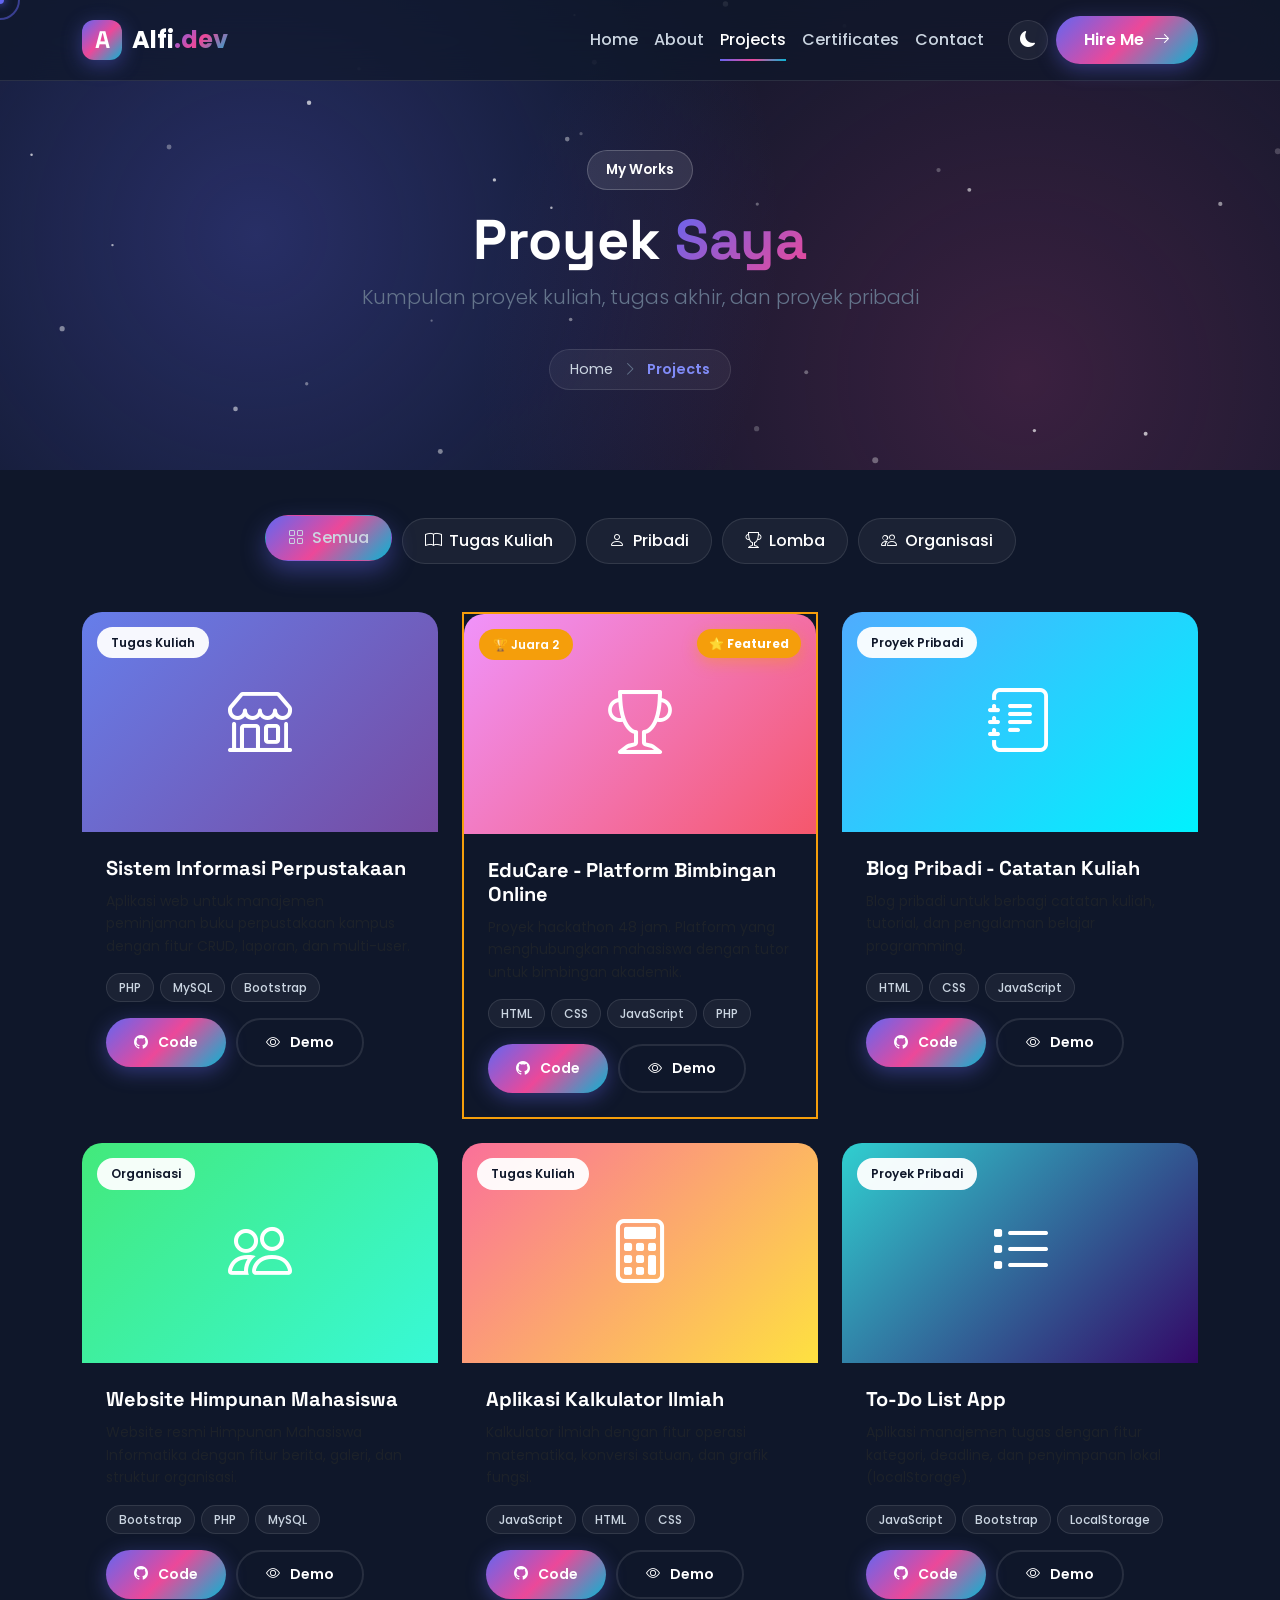
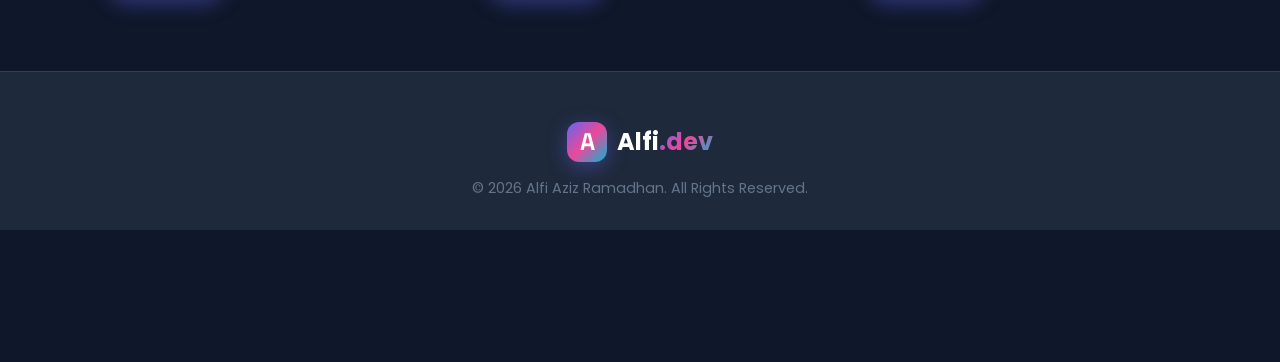
<file: projects.html>
<!DOCTYPE html>
<html lang="id">
<head>
    <meta charset="UTF-8">
    <meta name="viewport" content="width=device-width, initial-scale=1.0">
    <title>Proyek - Alfi Aziz Ramadhan</title>
    <link href="https://cdn.jsdelivr.net/npm/bootstrap@5.3.2/dist/css/bootstrap.min.css" rel="stylesheet">
    <link rel="stylesheet" href="https://cdn.jsdelivr.net/npm/bootstrap-icons@1.11.1/font/bootstrap-icons.css">
    <link href="https://unpkg.com/aos@2.3.1/dist/aos.css" rel="stylesheet">
    <link href="https://fonts.googleapis.com/css2?family=Poppins:wght@300;400;500;600;700;800;900&family=Space+Grotesk:wght@400;500;600;700&display=swap" rel="stylesheet">
    <link rel="stylesheet" href="css/style.css">
</head>
<body>

    <div class="cursor-dot"></div>
    <div class="cursor-outline"></div>
    <div class="scroll-progress" id="scrollProgress"></div>

    <!-- NAVBAR -->
    <nav class="navbar navbar-expand-lg fixed-top glass-navbar">
        <div class="container">
            <a class="navbar-brand fw-bold" href="index.html">
                <span class="brand-icon">A</span>
                <span class="brand-text">Alfi<span class="gradient-text">.dev</span></span>
            </a>
            <button class="navbar-toggler" type="button" data-bs-toggle="collapse" data-bs-target="#navbarNav">
                <span class="navbar-toggler-icon"></span>
            </button>
            <div class="collapse navbar-collapse" id="navbarNav">
                <ul class="navbar-nav ms-auto align-items-lg-center">
                    <li class="nav-item"><a class="nav-link" href="index.html">Home</a></li>
                    <li class="nav-item"><a class="nav-link" href="about.html">About</a></li>
                    <li class="nav-item"><a class="nav-link active" href="projects.html">Projects</a></li>
                    <li class="nav-item"><a class="nav-link" href="certificates.html">Certificates</a></li>
                    <li class="nav-item"><a class="nav-link" href="contact.html">Contact</a></li>
                    <li class="nav-item ms-lg-3">
                        <button class="theme-toggle" id="themeToggle"><i class="bi bi-moon-fill"></i></button>
                    </li>
                    <li class="nav-item ms-lg-2">
                        <a href="contact.html" class="btn btn-magnetic">
                            <span>Hire Me</span><i class="bi bi-arrow-right"></i>
                        </a>
                    </li>
                </ul>
            </div>
        </div>
    </nav>

    <!-- PAGE HEADER -->
    <section class="page-header">
        <canvas class="header-particles"></canvas>
        <div class="container text-center position-relative" style="z-index: 2;">
            <span class="section-badge light" data-aos="fade-up">My Works</span>
            <h1 class="display-4 fw-bold mt-3" data-aos="fade-up" data-aos-delay="100">
                Proyek <span class="gradient-text-anim">Saya</span>
            </h1>
            <p class="lead" data-aos="fade-up" data-aos-delay="200">Kumpulan proyek kuliah, tugas akhir, dan proyek pribadi</p>
            <div class="breadcrumb-custom" data-aos="fade-up" data-aos-delay="300">
                <a href="index.html">Home</a> <i class="bi bi-chevron-right"></i> <span>Projects</span>
            </div>
        </div>
    </section>

    <!-- PROJECTS SECTION -->
    <section class="py-5">
        <div class="container">
            <!-- Filter -->
            <div class="text-center mb-5" data-aos="fade-up">
                <div class="filter-buttons">
                    <button class="btn btn-filter active" data-filter="all">
                        <i class="bi bi-grid"></i> Semua
                    </button>
                    <button class="btn btn-filter" data-filter="kuliah">
                        <i class="bi bi-book"></i> Tugas Kuliah
                    </button>
                    <button class="btn btn-filter" data-filter="pribadi">
                        <i class="bi bi-person"></i> Pribadi
                    </button>
                    <button class="btn btn-filter" data-filter="lomba">
                        <i class="bi bi-trophy"></i> Lomba
                    </button>
                    <button class="btn btn-filter" data-filter="organisasi">
                        <i class="bi bi-people"></i> Organisasi
                    </button>
                </div>
            </div>

            <!-- Projects Grid -->
            <div class="row g-4" id="projects-grid">
                
                <!-- Project 1 -->
                <div class="col-md-6 col-lg-4 project-item" data-category="kuliah" data-aos="fade-up">
                    <div class="project-card tilt-card">
                        <div class="card-glow"></div>
                        <div class="project-image">
                            <div class="placeholder-img bg-gradient-1">
                                <i class="bi bi-shop"></i>
                            </div>
                            <span class="project-badge">Tugas Kuliah</span>
                            <div class="project-overlay">
                                <a href="#" class="overlay-btn"><i class="bi bi-eye"></i></a>
                                <a href="#" class="overlay-btn"><i class="bi bi-github"></i></a>
                            </div>
                        </div>
                        <div class="project-info p-4">
                            <h5 class="fw-bold">Sistem Informasi Perpustakaan</h5>
                            <p class="text-muted small">
                                Aplikasi web untuk manajemen peminjaman buku perpustakaan kampus 
                                dengan fitur CRUD, laporan, dan multi-user.
                            </p>
                            <div class="tech-stack mb-3">
                                <span class="tech-badge">PHP</span>
                                <span class="tech-badge">MySQL</span>
                                <span class="tech-badge">Bootstrap</span>
                            </div>
                            <div class="project-links">
                                <a href="#" class="btn btn-sm btn-primary-glow"><i class="bi bi-github"></i> Code</a>
                                <a href="#" class="btn btn-sm btn-outline-glow"><i class="bi bi-eye"></i> Demo</a>
                            </div>
                        </div>
                    </div>
                </div>

                <!-- Project 2 - Featured -->
                <div class="col-md-6 col-lg-4 project-item" data-category="lomba" data-aos="fade-up" data-aos-delay="100">
                    <div class="project-card featured tilt-card">
                        <div class="card-glow"></div>
                        <div class="featured-badge">⭐ Featured</div>
                        <div class="project-image">
                            <div class="placeholder-img bg-gradient-2">
                                <i class="bi bi-trophy"></i>
                            </div>
                            <span class="project-badge winner">🏆 Juara 2</span>
                            <div class="project-overlay">
                                <a href="#" class="overlay-btn"><i class="bi bi-eye"></i></a>
                                <a href="#" class="overlay-btn"><i class="bi bi-github"></i></a>
                            </div>
                        </div>
                        <div class="project-info p-4">
                            <h5 class="fw-bold">EduCare - Platform Bimbingan Online</h5>
                            <p class="text-muted small">
                                Proyek hackathon 48 jam. Platform yang menghubungkan mahasiswa 
                                dengan tutor untuk bimbingan akademik.
                            </p>
                            <div class="tech-stack mb-3">
                                <span class="tech-badge">HTML</span>
                                <span class="tech-badge">CSS</span>
                                <span class="tech-badge">JavaScript</span>
                                <span class="tech-badge">PHP</span>
                            </div>
                            <div class="project-links">
                                <a href="#" class="btn btn-sm btn-primary-glow"><i class="bi bi-github"></i> Code</a>
                                <a href="#" class="btn btn-sm btn-outline-glow"><i class="bi bi-eye"></i> Demo</a>
                            </div>
                        </div>
                    </div>
                </div>

                <!-- Project 3 -->
                <div class="col-md-6 col-lg-4 project-item" data-category="pribadi" data-aos="fade-up" data-aos-delay="200">
                    <div class="project-card tilt-card">
                        <div class="card-glow"></div>
                        <div class="project-image">
                            <div class="placeholder-img bg-gradient-3">
                                <i class="bi bi-journal-text"></i>
                            </div>
                            <span class="project-badge">Proyek Pribadi</span>
                            <div class="project-overlay">
                                <a href="#" class="overlay-btn"><i class="bi bi-eye"></i></a>
                                <a href="#" class="overlay-btn"><i class="bi bi-github"></i></a>
                            </div>
                        </div>
                        <div class="project-info p-4">
                            <h5 class="fw-bold">Blog Pribadi - Catatan Kuliah</h5>
                            <p class="text-muted small">
                                Blog pribadi untuk berbagi catatan kuliah, tutorial, 
                                dan pengalaman belajar programming.
                            </p>
                            <div class="tech-stack mb-3">
                                <span class="tech-badge">HTML</span>
                                <span class="tech-badge">CSS</span>
                                <span class="tech-badge">JavaScript</span>
                            </div>
                            <div class="project-links">
                                <a href="#" class="btn btn-sm btn-primary-glow"><i class="bi bi-github"></i> Code</a>
                                <a href="#" class="btn btn-sm btn-outline-glow"><i class="bi bi-eye"></i> Demo</a>
                            </div>
                        </div>
                    </div>
                </div>

                <!-- Project 4 -->
                <div class="col-md-6 col-lg-4 project-item" data-category="organisasi" data-aos="fade-up">
                    <div class="project-card tilt-card">
                        <div class="card-glow"></div>
                        <div class="project-image">
                            <div class="placeholder-img bg-gradient-4">
                                <i class="bi bi-people"></i>
                            </div>
                            <span class="project-badge">Organisasi</span>
                            <div class="project-overlay">
                                <a href="#" class="overlay-btn"><i class="bi bi-eye"></i></a>
                                <a href="#" class="overlay-btn"><i class="bi bi-github"></i></a>
                            </div>
                        </div>
                        <div class="project-info p-4">
                            <h5 class="fw-bold">Website Himpunan Mahasiswa</h5>
                            <p class="text-muted small">
                                Website resmi Himpunan Mahasiswa Informatika dengan 
                                fitur berita, galeri, dan struktur organisasi.
                            </p>
                            <div class="tech-stack mb-3">
                                <span class="tech-badge">Bootstrap</span>
                                <span class="tech-badge">PHP</span>
                                <span class="tech-badge">MySQL</span>
                            </div>
                            <div class="project-links">
                                <a href="#" class="btn btn-sm btn-primary-glow"><i class="bi bi-github"></i> Code</a>
                                <a href="#" class="btn btn-sm btn-outline-glow"><i class="bi bi-eye"></i> Demo</a>
                            </div>
                        </div>
                    </div>
                </div>

                <!-- Project 5 -->
                <div class="col-md-6 col-lg-4 project-item" data-category="kuliah" data-aos="fade-up" data-aos-delay="100">
                    <div class="project-card tilt-card">
                        <div class="card-glow"></div>
                        <div class="project-image">
                            <div class="placeholder-img bg-gradient-5">
                                <i class="bi bi-calculator"></i>
                            </div>
                            <span class="project-badge">Tugas Kuliah</span>
                            <div class="project-overlay">
                                <a href="#" class="overlay-btn"><i class="bi bi-eye"></i></a>
                                <a href="#" class="overlay-btn"><i class="bi bi-github"></i></a>
                            </div>
                        </div>
                        <div class="project-info p-4">
                            <h5 class="fw-bold">Aplikasi Kalkulator Ilmiah</h5>
                            <p class="text-muted small">
                                Kalkulator ilmiah dengan fitur operasi matematika, 
                                konversi satuan, dan grafik fungsi.
                            </p>
                            <div class="tech-stack mb-3">
                                <span class="tech-badge">JavaScript</span>
                                <span class="tech-badge">HTML</span>
                                <span class="tech-badge">CSS</span>
                            </div>
                            <div class="project-links">
                                <a href="#" class="btn btn-sm btn-primary-glow"><i class="bi bi-github"></i> Code</a>
                                <a href="#" class="btn btn-sm btn-outline-glow"><i class="bi bi-eye"></i> Demo</a>
                            </div>
                        </div>
                    </div>
                </div>

                <!-- Project 6 -->
                <div class="col-md-6 col-lg-4 project-item" data-category="pribadi" data-aos="fade-up" data-aos-delay="200">
                    <div class="project-card tilt-card">
                        <div class="card-glow"></div>
                        <div class="project-image">
                            <div class="placeholder-img bg-gradient-6">
                                <i class="bi bi-list-task"></i>
                            </div>
                            <span class="project-badge">Proyek Pribadi</span>
                            <div class="project-overlay">
                                <a href="#" class="overlay-btn"><i class="bi bi-eye"></i></a>
                                <a href="#" class="overlay-btn"><i class="bi bi-github"></i></a>
                            </div>
                        </div>
                        <div class="project-info p-4">
                            <h5 class="fw-bold">To-Do List App</h5>
                            <p class="text-muted small">
                                Aplikasi manajemen tugas dengan fitur kategori, 
                                deadline, dan penyimpanan lokal (localStorage).
                            </p>
                            <div class="tech-stack mb-3">
                                <span class="tech-badge">JavaScript</span>
                                <span class="tech-badge">Bootstrap</span>
                                <span class="tech-badge">LocalStorage</span>
                            </div>
                            <div class="project-links">
                                <a href="#" class="btn btn-sm btn-primary-glow"><i class="bi bi-github"></i> Code</a>
                                <a href="#" class="btn btn-sm btn-outline-glow"><i class="bi bi-eye"></i> Demo</a>
                            </div>
                        </div>
                    </div>
                </div>

            </div>
        </div>
    </section>

    <!-- FOOTER -->
    <footer class="footer-section">
        <div class="container">
            <div class="footer-content">
                <div class="footer-brand">
                    <span class="brand-icon">A</span>
                    <span class="brand-text">Alfi<span class="gradient-text">.dev</span></span>
                </div>
                <p class="footer-copyright">&copy; 2026 Alfi Aziz Ramadhan. All Rights Reserved.</p>
            </div>
        </div>
    </footer>

    <button class="back-to-top" id="backToTop"><i class="bi bi-arrow-up"></i></button>

    <script src="https://cdn.jsdelivr.net/npm/bootstrap@5.3.2/dist/js/bootstrap.bundle.min.js"></script>
    <script src="https://unpkg.com/aos@2.3.1/dist/aos.js"></script>
    <script src="js/script.js"></script>
</body>
</html>
</file>
<file: css/style.css>
/* ========================================
   ROOT VARIABLES & RESET
======================================== */
:root {
    --primary: #6366f1;
    --primary-light: #818cf8;
    --primary-dark: #4f46e5;
    --secondary: #ec4899;
    --accent: #06b6d4;
    --success: #10b981;
    --warning: #f59e0b;
    --danger: #ef4444;
    --dark: #0f172a;
    --dark-2: #1e293b;
    --light: #f8fafc;
    --light-2: #f1f5f9;
    --text-dark: #0f172a;
    --text-light: #cbd5e1;
    --text-muted: #64748b;
    --border: rgba(255, 255, 255, 0.1);
    --glass-bg: rgba(255, 255, 255, 0.05);
    --glass-border: rgba(255, 255, 255, 0.1);
    --shadow: 0 10px 40px rgba(0, 0, 0, 0.1);
    --shadow-lg: 0 20px 60px rgba(0, 0, 0, 0.15);
    --gradient-1: linear-gradient(135deg, #667eea 0%, #764ba2 100%);
    --gradient-2: linear-gradient(135deg, #f093fb 0%, #f5576c 100%);
    --gradient-3: linear-gradient(135deg, #4facfe 0%, #00f2fe 100%);
    --gradient-4: linear-gradient(135deg, #43e97b 0%, #38f9d7 100%);
    --gradient-5: linear-gradient(135deg, #fa709a 0%, #fee140 100%);
    --gradient-6: linear-gradient(135deg, #30cfd0 0%, #330867 100%);
    --gradient-main: linear-gradient(135deg, #6366f1 0%, #ec4899 50%, #06b6d4 100%);
}

* {
    margin: 0;
    padding: 0;
    box-sizing: border-box;
}

html {
    scroll-behavior: smooth;
}

body {
    font-family: 'Poppins', sans-serif;
    background-color: var(--dark);
    color: var(--text-light);
    overflow-x: hidden;
    line-height: 1.6;
    cursor: none;
}

h1, h2, h3, h4, h5, h6 {
    font-family: 'Space Grotesk', sans-serif;
    font-weight: 700;
    color: white;
}

a {
    text-decoration: none;
    color: inherit;
    transition: all 0.3s ease;
}
/* ========================================
   CUSTOM CURSOR - ULTRA FAST
======================================== */
.cursor-dot,
.cursor-outline {
    position: fixed;
    top: 0;
    left: 0;
    pointer-events: none;
    z-index: 99999;
    border-radius: 50%;
    transform: translate(-50%, -50%);
    will-change: transform;
}

.cursor-dot {
    width: 8px;
    height: 8px;
    background: #6366f1;
    box-shadow: 0 0 10px #6366f1;
}

.cursor-outline {
    width: 40px;
    height: 40px;
    border: 2px solid rgba(99, 102, 241, 0.5);
    transition: width 0.15s ease, height 0.15s ease, border-color 0.15s ease;
}

.cursor-outline.hover {
    width: 60px;
    height: 60px;
    border-color: #ec4899;
    background: rgba(236, 72, 153, 0.1);
}

/* Hide di mobile & touch devices */
@media (max-width: 992px), (hover: none) {
    .cursor-dot,
    .cursor-outline {
        display: none !important;
    }
}

/* ========================================
   LOADING SCREEN
======================================== */
.loading-screen {
    position: fixed;
    top: 0;
    left: 0;
    width: 100%;
    height: 100%;
    background: var(--dark);
    display: flex;
    align-items: center;
    justify-content: center;
    z-index: 10000;
    transition: opacity 0.5s ease, visibility 0.5s ease;
}

.loading-screen.hidden {
    opacity: 0;
    visibility: hidden;
}

.loader {
    text-align: center;
}

.loader-text {
    font-family: 'Space Grotesk', sans-serif;
    font-size: 4rem;
    font-weight: 900;
    background: var(--gradient-main);
    -webkit-background-clip: text;
    -webkit-text-fill-color: transparent;
    background-clip: text;
    margin-bottom: 30px;
    letter-spacing: 10px;
}

.loader-text span {
    display: inline-block;
    animation: bounce 1.5s ease infinite;
}

.loader-text span:nth-child(2) { animation-delay: 0.1s; }
.loader-text span:nth-child(3) { animation-delay: 0.2s; }

@keyframes bounce {
    0%, 100% { transform: translateY(0); }
    50% { transform: translateY(-20px); }
}

.loader-bar {
    width: 200px;
    height: 3px;
    background: rgba(255, 255, 255, 0.1);
    border-radius: 10px;
    overflow: hidden;
    margin: 0 auto;
}

.loader-progress {
    height: 100%;
    background: var(--gradient-main);
    border-radius: 10px;
    animation: loading 2s ease forwards;
}

@keyframes loading {
    0% { width: 0; }
    100% { width: 100%; }
}

/* ========================================
   SCROLL PROGRESS
======================================== */
.scroll-progress {
    position: fixed;
    top: 0;
    left: 0;
    width: 0%;
    height: 3px;
    background: var(--gradient-main);
    z-index: 9998;
    transition: width 0.1s ease;
    box-shadow: 0 0 10px var(--primary);
}

/* ========================================
   NAVBAR
======================================== */
.glass-navbar {
    background: rgba(15, 23, 42, 0.7) !important;
    backdrop-filter: blur(20px);
    -webkit-backdrop-filter: blur(20px);
    border-bottom: 1px solid var(--glass-border);
    padding: 15px 0;
    transition: all 0.3s ease;
}

.glass-navbar.scrolled {
    padding: 10px 0;
    background: rgba(15, 23, 42, 0.95) !important;
    box-shadow: 0 5px 30px rgba(0, 0, 0, 0.3);
}

.navbar-brand {
    display: flex;
    align-items: center;
    gap: 10px;
    font-size: 1.5rem;
}

.brand-icon {
    width: 40px;
    height: 40px;
    background: var(--gradient-main);
    border-radius: 12px;
    display: inline-flex;
    align-items: center;
    justify-content: center;
    color: white;
    font-weight: 900;
    font-family: 'Space Grotesk', sans-serif;
    box-shadow: 0 5px 20px rgba(99, 102, 241, 0.4);
}

.brand-text {
    color: white;
    font-weight: 700;
}

.gradient-text {
    background: var(--gradient-main);
    -webkit-background-clip: text;
    -webkit-text-fill-color: transparent;
    background-clip: text;
}

.nav-link {
    color: var(--text-light) !important;
    font-weight: 500;
    margin: 0 8px;
    position: relative;
    padding: 8px 0 !important;
}

.nav-link::before {
    content: '';
    position: absolute;
    bottom: 0;
    left: 50%;
    width: 0;
    height: 2px;
    background: var(--gradient-main);
    transition: all 0.3s ease;
    transform: translateX(-50%);
}

.nav-link:hover::before,
.nav-link.active::before {
    width: 100%;
}

.nav-link.active {
    color: white !important;
}

.theme-toggle {
    width: 40px;
    height: 40px;
    border-radius: 50%;
    background: var(--glass-bg);
    border: 1px solid var(--glass-border);
    color: white;
    display: inline-flex;
    align-items: center;
    justify-content: center;
    cursor: pointer;
    transition: all 0.3s ease;
}

.theme-toggle:hover {
    background: var(--primary);
    transform: rotate(180deg);
}

/* ========================================
   BUTTONS
======================================== */
.btn-magnetic {
    position: relative;
    display: inline-flex;
    align-items: center;
    gap: 10px;
    padding: 12px 28px;
    background: var(--gradient-main);
    color: white;
    border: none;
    border-radius: 50px;
    font-weight: 600;
    overflow: hidden;
    cursor: pointer;
    transition: all 0.3s ease;
    box-shadow: 0 5px 20px rgba(99, 102, 241, 0.4);
}

.btn-magnetic::before {
    content: '';
    position: absolute;
    top: 0;
    left: -100%;
    width: 100%;
    height: 100%;
    background: linear-gradient(90deg, transparent, rgba(255,255,255,0.3), transparent);
    transition: left 0.5s ease;
}

.btn-magnetic:hover::before {
    left: 100%;
}

.btn-magnetic:hover {
    transform: translateY(-3px);
    box-shadow: 0 10px 30px rgba(99, 102, 241, 0.6);
    color: white;
}

.btn-primary-glow {
    position: relative;
    display: inline-flex;
    align-items: center;
    gap: 10px;
    padding: 12px 28px;
    background: var(--gradient-main);
    color: white;
    border: none;
    border-radius: 50px;
    font-weight: 600;
    cursor: pointer;
    transition: all 0.3s ease;
    box-shadow: 0 5px 20px rgba(99, 102, 241, 0.4);
}

.btn-primary-glow:hover {
    transform: translateY(-3px);
    box-shadow: 0 10px 30px rgba(99, 102, 241, 0.6);
    color: white;
}

.btn-outline-glow {
    display: inline-flex;
    align-items: center;
    gap: 10px;
    padding: 12px 28px;
    background: transparent;
    color: white;
    border: 2px solid var(--glass-border);
    border-radius: 50px;
    font-weight: 600;
    cursor: pointer;
    transition: all 0.3s ease;
}

.btn-outline-glow:hover {
    background: var(--glass-bg);
    border-color: var(--primary);
    color: white;
    transform: translateY(-3px);
}

.btn-light-glow {
    display: inline-flex;
    align-items: center;
    gap: 10px;
    padding: 12px 28px;
    background: white;
    color: var(--dark);
    border: none;
    border-radius: 50px;
    font-weight: 600;
    cursor: pointer;
    transition: all 0.3s ease;
}

.btn-light-glow:hover {
    transform: translateY(-3px);
    box-shadow: 0 10px 30px rgba(255, 255, 255, 0.3);
    color: var(--dark);
}

/* ========================================
   GLASSMORPHISM CARD
======================================== */
.glass-card {
    background: rgba(255, 255, 255, 0.05);
    backdrop-filter: blur(20px);
    -webkit-backdrop-filter: blur(20px);
    border: 1px solid var(--glass-border);
    border-radius: 20px;
    position: relative;
    overflow: hidden;
}

.card-glow {
    position: absolute;
    top: -50%;
    left: -50%;
    width: 200%;
    height: 200%;
    background: radial-gradient(circle, rgba(99, 102, 241, 0.15) 0%, transparent 50%);
    opacity: 0;
    transition: opacity 0.5s ease;
    pointer-events: none;
}

.tilt-card:hover .card-glow {
    opacity: 1;
}

/* ========================================
   HERO SECTION
======================================== */
.hero-section {
    min-height: 100vh;
    position: relative;
    display: flex;
    align-items: center;
    overflow: hidden;
    padding-top: 80px;
}

#particleCanvas {
    position: absolute;
    top: 0;
    left: 0;
    width: 100%;
    height: 100%;
    z-index: 1;
}

.hero-blob {
    position: absolute;
    border-radius: 50%;
    filter: blur(80px);
    opacity: 0.5;
    z-index: 0;
    animation: blob 20s ease-in-out infinite;
}

.blob-1 {
    width: 500px;
    height: 500px;
    background: var(--primary);
    top: -100px;
    right: -100px;
}

.blob-2 {
    width: 400px;
    height: 400px;
    background: var(--secondary);
    bottom: -100px;
    left: -100px;
    animation-delay: 5s;
}

.blob-3 {
    width: 300px;
    height: 300px;
    background: var(--accent);
    top: 50%;
    left: 50%;
    animation-delay: 10s;
}

@keyframes blob {
    0%, 100% { transform: translate(0, 0) scale(1); }
    33% { transform: translate(50px, -50px) scale(1.1); }
    66% { transform: translate(-50px, 50px) scale(0.9); }
}

.hero-badge {
    display: inline-flex;
    align-items: center;
    gap: 10px;
    background: rgba(16, 185, 129, 0.1);
    color: var(--success);
    padding: 10px 20px;
    border-radius: 50px;
    font-size: 0.9rem;
    font-weight: 500;
    border: 1px solid rgba(16, 185, 129, 0.3);
    backdrop-filter: blur(10px);
}

.status-dot {
    width: 10px;
    height: 10px;
    background: var(--success);
    border-radius: 50%;
    position: relative;
}

.status-dot::before {
    content: '';
    position: absolute;
    inset: -3px;
    border-radius: 50%;
    background: var(--success);
    opacity: 0.5;
    animation: pulse 2s infinite;
}

@keyframes pulse {
    0%, 100% { transform: scale(1); opacity: 0.5; }
    50% { transform: scale(1.5); opacity: 0; }
}

.hero-title {
    font-size: clamp(2.5rem, 6vw, 5rem);
    font-weight: 900;
    line-height: 1.1;
    color: white;
}

.title-line {
    display: block;
}

.gradient-text-anim {
    background: linear-gradient(135deg, #6366f1, #ec4899, #06b6d4, #6366f1);
    background-size: 300% 300%;
    -webkit-background-clip: text;
    -webkit-text-fill-color: transparent;
    background-clip: text;
    animation: gradientShift 5s ease infinite;
}

@keyframes gradientShift {
    0%, 100% { background-position: 0% 50%; }
    50% { background-position: 100% 50%; }
}

.word {
    display: inline-block;
    margin-right: 15px;
    transition: transform 0.3s ease;
}

.word:hover {
    transform: translateY(-10px) rotate(-5deg);
}

.typewriter-container {
    font-size: 1.3rem;
    color: var(--text-light);
}

.typewriter-label {
    color: var(--text-muted);
    margin-right: 8px;
}

.typewriter-text {
    color: var(--primary-light);
    font-weight: 600;
}

.typewriter-cursor {
    color: var(--primary);
    animation: blink 1s infinite;
    font-weight: 100;
}

@keyframes blink {
    0%, 50% { opacity: 1; }
    51%, 100% { opacity: 0; }
}

.hero-description {
    font-size: 1.1rem;
    color: var(--text-light);
    max-width: 600px;
}

.highlight-text {
    color: var(--primary-light);
    position: relative;
}

.highlight-text::after {
    content: '';
    position: absolute;
    bottom: -2px;
    left: 0;
    width: 100%;
    height: 2px;
    background: var(--gradient-main);
}

.hero-buttons {
    display: flex;
    flex-wrap: wrap;
    gap: 15px;
}

.hero-social {
    display: flex;
    align-items: center;
    gap: 15px;
}

.social-label {
    color: var(--text-muted);
    font-size: 0.9rem;
}

.social-line {
    width: 40px;
    height: 1px;
    background: var(--text-muted);
}

.social-icons {
    display: flex;
    gap: 10px;
}

.social-icon-hover {
    width: 42px;
    height: 42px;
    border-radius: 50%;
    background: var(--glass-bg);
    border: 1px solid var(--glass-border);
    display: inline-flex;
    align-items: center;
    justify-content: center;
    color: white;
    font-size: 1.1rem;
    transition: all 0.3s ease;
}

.social-icon-hover:hover {
    background: var(--gradient-main);
    transform: translateY(-5px) rotate(360deg);
    border-color: transparent;
    box-shadow: 0 10px 25px rgba(99, 102, 241, 0.4);
}

/* Hero Visual */
.hero-visual {
    position: relative;
    display: inline-block;
}

.profile-container {
    position: relative;
    width: 350px;
    height: 350px;
    margin: 0 auto;
}

.profile-container.large {
    width: 400px;
    height: 400px;
}

.profile-ring {
    position: absolute;
    inset: 0;
    border-radius: 50%;
    border: 2px dashed var(--primary);
    animation: rotate 20s linear infinite;
}

.profile-ring.ring-2 {
    inset: -20px;
    border-color: var(--secondary);
    animation-direction: reverse;
    animation-duration: 25s;
}

@keyframes rotate {
    from { transform: rotate(0deg); }
    to { transform: rotate(360deg); }
}

.profile-circle {
    position: absolute;
    inset: 20px;
    border-radius: 50%;
    background: var(--gradient-main);
    display: flex;
    align-items: center;
    justify-content: center;
    color: white;
    font-size: 8rem;
    box-shadow: 0 20px 60px rgba(99, 102, 241, 0.5);
    animation: morph 8s ease-in-out infinite;
}

@keyframes morph {
    0%, 100% { border-radius: 50%; }
    25% { border-radius: 60% 40% 30% 70% / 60% 30% 70% 40%; }
    50% { border-radius: 30% 60% 70% 40% / 50% 60% 30% 60%; }
    75% { border-radius: 40% 60% 50% 70% / 40% 50% 60% 50%; }
}

.floating-icon {
    position: absolute;
    width: 55px;
    height: 55px;
    background: var(--glass-bg);
    backdrop-filter: blur(10px);
    border: 1px solid var(--glass-border);
    border-radius: 15px;
    display: flex;
    align-items: center;
    justify-content: center;
    color: white;
    font-size: 1.5rem;
    animation: float 3s ease-in-out infinite;
    animation-delay: var(--delay);
    box-shadow: 0 10px 30px rgba(0, 0, 0, 0.2);
}

.icon-1 { top: 10%; left: -10%; background: linear-gradient(135deg, #e34c26, #f06529); }
.icon-2 { top: 10%; right: -10%; background: linear-gradient(135deg, #f0db4f, #323330); }
.icon-3 { bottom: 20%; left: -15%; background: linear-gradient(135deg, #7952b3, #563d7c); }
.icon-4 { bottom: 10%; right: -10%; background: linear-gradient(135deg, #00758f, #294661); }

@keyframes float {
    0%, 100% { transform: translateY(0) rotate(0deg); }
    50% { transform: translateY(-20px) rotate(10deg); }
}

.floating-stat {
    position: absolute;
    padding: 15px 20px;
    display: flex;
    align-items: center;
    gap: 12px;
    animation: float 4s ease-in-out infinite;
    box-shadow: 0 10px 30px rgba(0, 0, 0, 0.2);
}

.floating-stat i {
    font-size: 1.5rem;
}

.floating-stat strong {
    display: block;
    font-size: 1.2rem;
    color: white;
}

.floating-stat small {
    color: var(--text-muted);
    font-size: 0.75rem;
}

.stat-1 { top: 0; right: -20px; animation-delay: 0s; }
.stat-2 { bottom: 30%; left: -40px; animation-delay: 1s; }
.stat-3 { bottom: 0; right: 10%; animation-delay: 2s; }

/* Scroll Indicator */
.scroll-indicator {
    position: absolute;
    bottom: 30px;
    left: 50%;
    transform: translateX(-50%);
    text-align: center;
    color: var(--text-muted);
    font-size: 0.8rem;
    animation: fadeInUp 2s ease infinite;
    z-index: 3;
}

.mouse {
    width: 25px;
    height: 40px;
    border: 2px solid var(--text-muted);
    border-radius: 20px;
    margin: 0 auto 10px;
    position: relative;
}

.wheel {
    width: 4px;
    height: 8px;
    background: var(--primary);
    border-radius: 2px;
    position: absolute;
    top: 8px;
    left: 50%;
    transform: translateX(-50%);
    animation: scroll 2s ease infinite;
}

@keyframes scroll {
    0% { top: 8px; opacity: 1; }
    100% { top: 25px; opacity: 0; }
}

@keyframes fadeInUp {
    0%, 100% { opacity: 1; transform: translate(-50%, 0); }
    50% { opacity: 0.5; transform: translate(-50%, -10px); }
}

/* ========================================
   STATS SECTION
======================================== */
.stats-section {
    position: relative;
    margin-top: -80px;
    z-index: 5;
    padding-bottom: 80px !important;
}

.stats-wrapper {
    padding: 40px 30px;
    box-shadow: 0 20px 60px rgba(0, 0, 0, 0.3);
}

.stat-item {
    padding: 20px;
    transition: transform 0.3s ease;
}

.stat-item:hover {
    transform: translateY(-5px);
}

.stat-number {
    font-family: 'Space Grotesk', sans-serif;
    font-size: 3rem;
    font-weight: 900;
    background: var(--gradient-main);
    -webkit-background-clip: text;
    -webkit-text-fill-color: transparent;
    background-clip: text;
    line-height: 1;
    margin-bottom: 10px;
}

.stat-plus {
    font-size: 2rem;
}

.stat-label {
    color: var(--text-muted);
    font-size: 0.9rem;
    margin-bottom: 10px;
}

.stat-bar {
    width: 40px;
    height: 3px;
    background: var(--gradient-main);
    margin: 0 auto;
    border-radius: 10px;
}

/* ========================================
   SECTION HEADER
======================================== */
.section-header {
    margin-bottom: 60px;
}

.section-badge {
    display: inline-block;
    background: rgba(99, 102, 241, 0.1);
    color: var(--primary-light);
    padding: 8px 18px;
    border-radius: 50px;
    font-size: 0.85rem;
    font-weight: 600;
    border: 1px solid rgba(99, 102, 241, 0.2);
}

.section-badge.light {
    background: rgba(255, 255, 255, 0.1);
    color: white;
    border-color: rgba(255, 255, 255, 0.2);
}

.section-title {
    font-size: clamp(2rem, 4vw, 3rem);
    font-weight: 800;
    color: white;
    margin-bottom: 15px;
}

.section-subtitle {
    color: var(--text-muted);
    font-size: 1.1rem;
    max-width: 600px;
    margin: 0 auto;
}

/* ========================================
   HIGHLIGHT CARDS
======================================== */
.highlight-card {
    padding: 40px 30px;
    height: 100%;
    transition: all 0.4s ease;
    transform-style: preserve-3d;
}

.highlight-card:hover {
    transform: translateY(-10px);
    border-color: var(--primary);
}

.highlight-icon {
    width: 70px;
    height: 70px;
    border-radius: 20px;
    display: flex;
    align-items: center;
    justify-content: center;
    font-size: 1.8rem;
    color: white;
    margin-bottom: 20px;
    box-shadow: 0 10px 30px rgba(0, 0, 0, 0.2);
}

.bg-gradient-1 { background: var(--gradient-1); }
.bg-gradient-2 { background: var(--gradient-2); }
.bg-gradient-3 { background: var(--gradient-3); }
.bg-gradient-4 { background: var(--gradient-4); }
.bg-gradient-5 { background: var(--gradient-5); }
.bg-gradient-6 { background: var(--gradient-6); }

.highlight-card h4 {
    color: white;
    margin-bottom: 15px;
    font-weight: 700;
}

.highlight-card p {
    color: var(--text-muted);
    margin-bottom: 20px;
}

.card-link {
    color: var(--primary-light);
    font-weight: 600;
    display: inline-flex;
    align-items: center;
    gap: 8px;
    transition: gap 0.3s ease;
}

.card-link:hover {
    gap: 15px;
    color: var(--secondary);
}

/* ========================================
   MARQUEE
======================================== */
.marquee-section {
    background: rgba(99, 102, 241, 0.05);
    border-top: 1px solid var(--glass-border);
    border-bottom: 1px solid var(--glass-border);
    overflow: hidden;
}

.marquee {
    overflow: hidden;
    padding: 20px 0;
}

.marquee-content {
    display: flex;
    gap: 40px;
    animation: marquee 30s linear infinite;
    width: max-content;
}

.tech-item {
    display: inline-flex;
    align-items: center;
    gap: 10px;
    padding: 12px 25px;
    background: var(--glass-bg);
    border: 1px solid var(--glass-border);
    border-radius: 50px;
    color: white;
    font-weight: 500;
    white-space: nowrap;
    transition: all 0.3s ease;
}

.tech-item:hover {
    background: var(--gradient-main);
    transform: scale(1.05);
}

.tech-item i {
    font-size: 1.3rem;
    color: var(--primary-light);
}

.tech-item:hover i {
    color: white;
}

@keyframes marquee {
    from { transform: translateX(0); }
    to { transform: translateX(-50%); }
}

/* ========================================
   CTA SECTION
======================================== */
.cta-card {
    padding: 60px 50px;
    background: var(--gradient-main);
    position: relative;
    overflow: hidden;
}

.cta-blob {
    position: absolute;
    top: -50%;
    right: -20%;
    width: 500px;
    height: 500px;
    background: radial-gradient(circle, rgba(255,255,255,0.2) 0%, transparent 70%);
    border-radius: 50%;
    animation: blob 15s ease-in-out infinite;
}

/* ========================================
   PAGE HEADER
======================================== */
.page-header {
    background: var(--dark);
    padding: 150px 0 80px;
    text-align: center;
    position: relative;
    overflow: hidden;
}

.header-particles {
    position: absolute;
    top: 0;
    left: 0;
    width: 100%;
    height: 100%;
    z-index: 1;
}

.page-header::before {
    content: '';
    position: absolute;
    inset: 0;
    background: 
        radial-gradient(circle at 20% 50%, rgba(99, 102, 241, 0.3) 0%, transparent 50%),
        radial-gradient(circle at 80% 80%, rgba(236, 72, 153, 0.2) 0%, transparent 50%);
    z-index: 1;
}

.page-header .container {
    position: relative;
    z-index: 2;
}

.page-header .lead {
    color: var(--text-muted);
}

.breadcrumb-custom {
    display: inline-flex;
    align-items: center;
    gap: 10px;
    margin-top: 20px;
    padding: 8px 20px;
    background: var(--glass-bg);
    border: 1px solid var(--glass-border);
    border-radius: 50px;
    color: var(--text-muted);
    font-size: 0.9rem;
}

.breadcrumb-custom a {
    color: var(--text-light);
}

.breadcrumb-custom a:hover {
    color: var(--primary-light);
}

.breadcrumb-custom span {
    color: var(--primary-light);
    font-weight: 600;
}

/* ========================================
   ABOUT SECTION
======================================== */
.about-visual {
    position: relative;
    display: inline-block;
}

.about-decoration {
    position: absolute;
    border-radius: 50%;
    filter: blur(60px);
    opacity: 0.5;
}

.about-decoration.dec-1 {
    width: 200px;
    height: 200px;
    background: var(--primary);
    top: -50px;
    left: -50px;
    animation: blob 15s ease-in-out infinite;
}

.about-decoration.dec-2 {
    width: 150px;
    height: 150px;
    background: var(--secondary);
    bottom: -30px;
    right: -30px;
    animation: blob 15s ease-in-out infinite reverse;
}

.lead-text {
    font-size: 1.2rem;
    color: var(--text-light);
    margin-bottom: 15px;
}

.body-text {
    color: var(--text-muted);
    margin-bottom: 15px;
}

.info-grid {
    display: grid;
    grid-template-columns: repeat(2, 1fr);
    gap: 15px;
}

.info-item {
    padding: 20px;
    display: flex;
    align-items: center;
    gap: 15px;
    transition: all 0.3s ease;
}

.info-item:hover {
    transform: translateY(-5px);
    border-color: var(--primary);
}

.gradient-icon {
    font-size: 1.8rem;
    background: var(--gradient-main);
    -webkit-background-clip: text;
    -webkit-text-fill-color: transparent;
    background-clip: text;
}

/* ========================================
   TIMELINE MODERN
======================================== */
.bg-section {
    background: rgba(249, 249, 250, 0.03);
}

.timeline-modern {
    position: relative;
    max-width: 1000px;
    margin: 0 auto;
    padding: 20px 0;
}

.timeline-line {
    position: absolute;
    left: 50%;
    top: 0;
    bottom: 0;
    width: 2px;
    background: var(--gradient-main);
    transform: translateX(-50%);
}

.timeline-item-modern {
    position: relative;
    width: 50%;
    padding: 20px 40px;
    margin-bottom: 30px;
}

.timeline-item-modern.left {
    left: 0;
    text-align: right;
}

.timeline-item-modern.right {
    left: 50%;
}

.timeline-dot {
    position: absolute;
    width: 50px;
    height: 50px;
    background: var(--gradient-main);
    border-radius: 50%;
    display: flex;
    align-items: center;
    justify-content: center;
    color: white;
    font-size: 1.2rem;
    top: 30px;
    box-shadow: 0 5px 20px rgba(99, 102, 241, 0.5);
    z-index: 2;
}

.timeline-item-modern.left .timeline-dot {
    right: -25px;
}

.timeline-item-modern.right .timeline-dot {
    left: -25px;
}

.timeline-card {
    padding: 25px;
    transition: all 0.3s ease;
}

.timeline-card:hover {
    transform: translateY(-5px);
    border-color: var(--primary);
}

.timeline-badge {
    display: inline-block;
    padding: 5px 12px;
    border-radius: 50px;
    font-size: 0.75rem;
    font-weight: 600;
    margin-bottom: 10px;
}

.bg-primary-soft { background: rgba(246, 246, 246, 0.15); }
.bg-success-soft { background: rgba(148, 185, 16, 0.15); }
.text-primary { color: var(--primary-light) !important; }
.text-success { color: var(--success) !important; }

.timeline-card h4 {
    margin-bottom: 5px;
}

.timeline-card ul {
    padding-left: 20px;
    text-align: left;
}

@media (max-width: 768px) {
    .timeline-line { left: 20px; }
    .timeline-item-modern,
    .timeline-item-modern.left,
    .timeline-item-modern.right {
        width: 100%;
        left: 0;
        padding-left: 60px;
        padding-right: 20px;
        text-align: left;
    }
    .timeline-item-modern.left .timeline-dot,
    .timeline-item-modern.right .timeline-dot {
        left: -5px;
        right: auto;
    }
}

/* ========================================
   ORGANIZATION CARDS
======================================== */
.org-card {
    padding: 30px;
    height: 100%;
    transition: all 0.3s ease;
}

.org-card:hover {
    transform: translateY(-10px);
    border-color: var(--primary);
}

.org-header {
    display: flex;
    justify-content: space-between;
    align-items: center;
    margin-bottom: 20px;
}

.org-icon {
    width: 55px;
    height: 55px;
    border-radius: 15px;
    display: flex;
    align-items: center;
    justify-content: center;
    color: white;
    font-size: 1.5rem;
    box-shadow: 0 10px 25px rgba(0, 0, 0, 0.2);
}

.org-badge {
    background: var(--glass-bg);
    border: 1px solid var(--glass-border);
    color: var(--text-muted);
    padding: 5px 12px;
    border-radius: 50px;
    font-size: 0.75rem;
    font-weight: 600;
}

.org-card h5 {
    margin-bottom: 5px;
}

.org-card h6 {
    color: var(--primary-light);
    margin-bottom: 10px;
}

/* ========================================
   SKILLS
======================================== */
.skill-item {
    margin-bottom: 25px;
}

.skill-header {
    display: flex;
    justify-content: space-between;
    margin-bottom: 10px;
    color: white;
    font-weight: 500;
}

.skill-percent {
    color: var(--primary-light);
    font-weight: 700;
}

.skill-bar {
    height: 8px;
    background: rgba(255, 255, 255, 0.1);
    border-radius: 10px;
    overflow: hidden;
    position: relative;
}

.skill-progress {
    height: 100%;
    background: var(--gradient-main);
    border-radius: 10px;
    width: 0;
    transition: width 1.5s ease;
    position: relative;
}

.skill-progress::after {
    content: '';
    position: absolute;
    top: 0;
    left: 0;
    right: 0;
    bottom: 0;
    background: linear-gradient(90deg, transparent, rgba(255,255,255,0.3), transparent);
    animation: shimmer 2s infinite;
}

@keyframes shimmer {
    0% { transform: translateX(-100%); }
    100% { transform: translateX(100%); }
}

.tool-tags {
    display: flex;
    flex-wrap: wrap;
    gap: 10px;
}

.tool-tag {
    padding: 10px 18px;
    display: inline-flex;
    align-items: center;
    gap: 8px;
    color: white;
    font-weight: 500;
    transition: all 0.3s ease;
    cursor: default;
}

.tool-tag:hover {
    transform: translateY(-3px);
    border-color: var(--primary);
    color: var(--primary-light);
}

.badge-lang {
    padding: 10px 18px;
    color: white;
    font-weight: 500;
}

/* ========================================
   PROJECTS
======================================== */
.filter-buttons {
    display: flex;
    flex-wrap: wrap;
    gap: 10px;
    justify-content: center;
}

.btn-filter {
    background: var(--glass-bg);
    color: white;
    border: 1px solid var(--glass-border);
    padding: 10px 22px;
    border-radius: 50px;
    font-weight: 500;
    transition: all 0.3s ease;
    display: inline-flex;
    align-items: center;
    gap: 8px;
    cursor: pointer;
}

.btn-filter:hover,
.btn-filter.active {
    background: var(--gradient-main);
    border-color: transparent;
    transform: translateY(-3px);
    box-shadow: 0 10px 25px rgba(99, 102, 241, 0.4);
}

.project-card {
    height: 100%;
    transition: all 0.4s ease;
    transform-style: preserve-3d;
}

.project-card:hover {
    transform: translateY(-10px);
    border-color: var(--primary);
}

.project-card.featured {
    border: 2px solid var(--warning);
}

.featured-badge {
    position: absolute;
    top: 15px;
    right: 15px;
    background: var(--warning);
    color: white;
    padding: 5px 12px;
    border-radius: 50px;
    font-size: 0.75rem;
    font-weight: 700;
    z-index: 3;
    box-shadow: 0 5px 15px rgba(245, 158, 11, 0.4);
}

.project-image {
    position: relative;
    height: 220px;
    overflow: hidden;
    border-radius: 20px 20px 0 0;
}

.placeholder-img {
    width: 100%;
    height: 100%;
    display: flex;
    align-items: center;
    justify-content: center;
    color: white;
    font-size: 4rem;
    transition: transform 0.5s ease;
}

.project-card:hover .placeholder-img {
    transform: scale(1.1);
}

.project-badge {
    position: absolute;
    top: 15px;
    left: 15px;
    background: rgba(255, 255, 255, 0.95);
    color: var(--dark);
    padding: 6px 14px;
    border-radius: 50px;
    font-size: 0.75rem;
    font-weight: 600;
    z-index: 2;
}

.project-badge.winner {
    background: var(--warning);
    color: white;
}

.project-overlay {
    position: absolute;
    inset: 0;
    background: rgba(15, 23, 42, 0.9);
    display: flex;
    align-items: center;
    justify-content: center;
    gap: 15px;
    opacity: 0;
    transition: opacity 0.3s ease;
}

.project-card:hover .project-overlay {
    opacity: 1;
}

.overlay-btn {
    width: 50px;
    height: 50px;
    background: var(--glass-bg);
    border: 1px solid var(--glass-border);
    border-radius: 50%;
    display: inline-flex;
    align-items: center;
    justify-content: center;
    color: white;
    font-size: 1.2rem;
    transition: all 0.3s ease;
}

.overlay-btn:hover {
    background: var(--gradient-main);
    transform: scale(1.1) rotate(360deg);
}

.project-info h5 {
    color: white;
    margin-bottom: 10px;
}

.tech-stack {
    display: flex;
    flex-wrap: wrap;
    gap: 6px;
}

.tech-badge {
    background: var(--glass-bg);
    border: 1px solid var(--glass-border);
    color: var(--text-light);
    padding: 4px 12px;
    border-radius: 50px;
    font-size: 0.75rem;
    font-weight: 500;
}

.project-links {
    display: flex;
    gap: 10px;
}

.project-item.hidden {
    display: none !important;
}

/* ========================================
   ACHIEVEMENTS
======================================== */
.achievement-card {
    padding: 30px;
    display: flex;
    gap: 20px;
    align-items: flex-start;
    transition: all 0.3s ease;
    height: 100%;
}

.achievement-card:hover {
    transform: translateY(-10px);
    border-color: var(--primary);
}

.achievement-card.gold {
    background: linear-gradient(135deg, rgba(245, 158, 11, 0.1), rgba(255, 255, 255, 0.05));
    border-color: rgba(245, 158, 11, 0.3);
}

.achievement-icon {
    font-size: 3.5rem;
    flex-shrink: 0;
}

.achievement-content h5 {
    margin-bottom: 5px;
}

/* ========================================
   CERTIFICATES
======================================== */
.cert-card {
    padding: 30px;
    height: 100%;
    transition: all 0.3s ease;
}

.cert-card:hover {
    transform: translateY(-10px);
    border-color: var(--primary);
}

.cert-icon {
    width: 60px;
    height: 60px;
    border-radius: 15px;
    display: flex;
    align-items: center;
    justify-content: center;
    color: white;
    font-size: 1.5rem;
    margin-bottom: 20px;
    box-shadow: 0 10px 25px rgba(0, 0, 0, 0.2);
}

.cert-card h5 {
    margin-bottom: 8px;
}

/* ========================================
   CONTACT
======================================== */
.contact-item {
    padding: 20px;
    display: flex;
    align-items: center;
    gap: 15px;
    transition: all 0.3s ease;
}

.contact-item:hover {
    transform: translateY(-5px);
    border-color: var(--primary);
}

.contact-icon {
    width: 55px;
    height: 55px;
    border-radius: 15px;
    display: flex;
    align-items: center;
    justify-content: center;
    color: white;
    font-size: 1.3rem;
    flex-shrink: 0;
    box-shadow: 0 10px 25px rgba(0, 0, 0, 0.2);
}

.location-card h6 {
    color: white;
}

.contact-form-card {
    padding: 40px;
    transition: all 0.3s ease;
}

.contact-form-card h3 {
    color: white;
}

.contact-form-card .form-control,
.contact-form-card .form-select {
    background: rgba(255, 255, 255, 0.05);
    border: 1px solid var(--glass-border);
    color: white;
    padding: 12px 15px;
    border-radius: 12px;
    transition: all 0.3s ease;
}

.contact-form-card .form-control:focus,
.contact-form-card .form-select:focus {
    background: rgba(255, 255, 255, 0.08);
    border-color: var(--primary);
    color: white;
    box-shadow: 0 0 0 3px rgba(99, 102, 241, 0.2);
}

.contact-form-card .form-control::placeholder {
    color: var(--text-muted);
}

.contact-form-card .form-label {
    color: white;
    font-weight: 500;
    margin-bottom: 8px;
}

.contact-form-card .form-select option {
    background: var(--dark);
    color: white;
}

/* ========================================
   FOOTER
======================================== */
.footer-section {
    background: var(--dark-2);
    padding: 50px 0 30px;
    border-top: 1px solid var(--glass-border);
}

.footer-content {
    text-align: center;
}

.footer-brand {
    display: inline-flex;
    align-items: center;
    gap: 10px;
    font-size: 1.5rem;
    margin-bottom: 15px;
}

.footer-text {
    color: var(--text-muted);
    margin-bottom: 15px;
}

.footer-social {
    display: flex;
    justify-content: center;
    gap: 12px;
    margin-bottom: 20px;
}

.footer-social a {
    width: 42px;
    height: 42px;
    border-radius: 50%;
    background: var(--glass-bg);
    border: 1px solid var(--glass-border);
    display: inline-flex;
    align-items: center;
    justify-content: center;
    color: white;
    transition: all 0.3s ease;
}

.footer-social a:hover {
    background: var(--gradient-main);
    transform: translateY(-5px) rotate(360deg);
    border-color: transparent;
}

.footer-copyright {
    color: var(--text-muted);
    font-size: 0.9rem;
    margin: 0;
}

/* ========================================
   BACK TO TOP
======================================== */
.back-to-top {
    position: fixed;
    bottom: 30px;
    right: 30px;
    width: 50px;
    height: 50px;
    background: var(--gradient-main);
    border: none;
    border-radius: 50%;
    color: white;
    font-size: 1.2rem;
    cursor: pointer;
    opacity: 0;
    visibility: hidden;
    transform: translateY(20px);
    transition: all 0.3s ease;
    z-index: 999;
    box-shadow: 0 10px 30px rgba(99, 102, 241, 0.4);
}

.back-to-top.visible {
    opacity: 1;
    visibility: visible;
    transform: translateY(0);
}

.back-to-top:hover {
    transform: translateY(-5px);
    box-shadow: 0 15px 40px rgba(99, 102, 241, 0.6);
}

/* ========================================
   TILT EFFECT
======================================== */
.tilt-card {
    transform-style: preserve-3d;
    transition: transform 0.3s ease;
}

/* ========================================
   RESPONSIVE
======================================== */
@media (max-width: 992px) {
    .profile-container { width: 280px; height: 280px; }
    .profile-container.large { width: 320px; height: 320px; }
    .profile-circle { font-size: 6rem; }
    .floating-stat { display: none; }
    .floating-icon { width: 45px; height: 45px; font-size: 1.2rem; }
    .info-grid { grid-template-columns: 1fr; }
}

@media (max-width: 768px) {
    .hero-title { font-size: 2.5rem; }
    .page-header { padding: 120px 0 60px; }
    .cta-card { padding: 40px 25px; }
    .contact-form-card { padding: 25px; }
    .stats-wrapper { padding: 30px 15px; }
    .stat-number { font-size: 2.2rem; }
    .hero-buttons { flex-direction: column; }
    .hero-buttons .btn-magnetic,
    .hero-buttons .btn-outline-glow { width: 100%; justify-content: center; }
}
</file>
